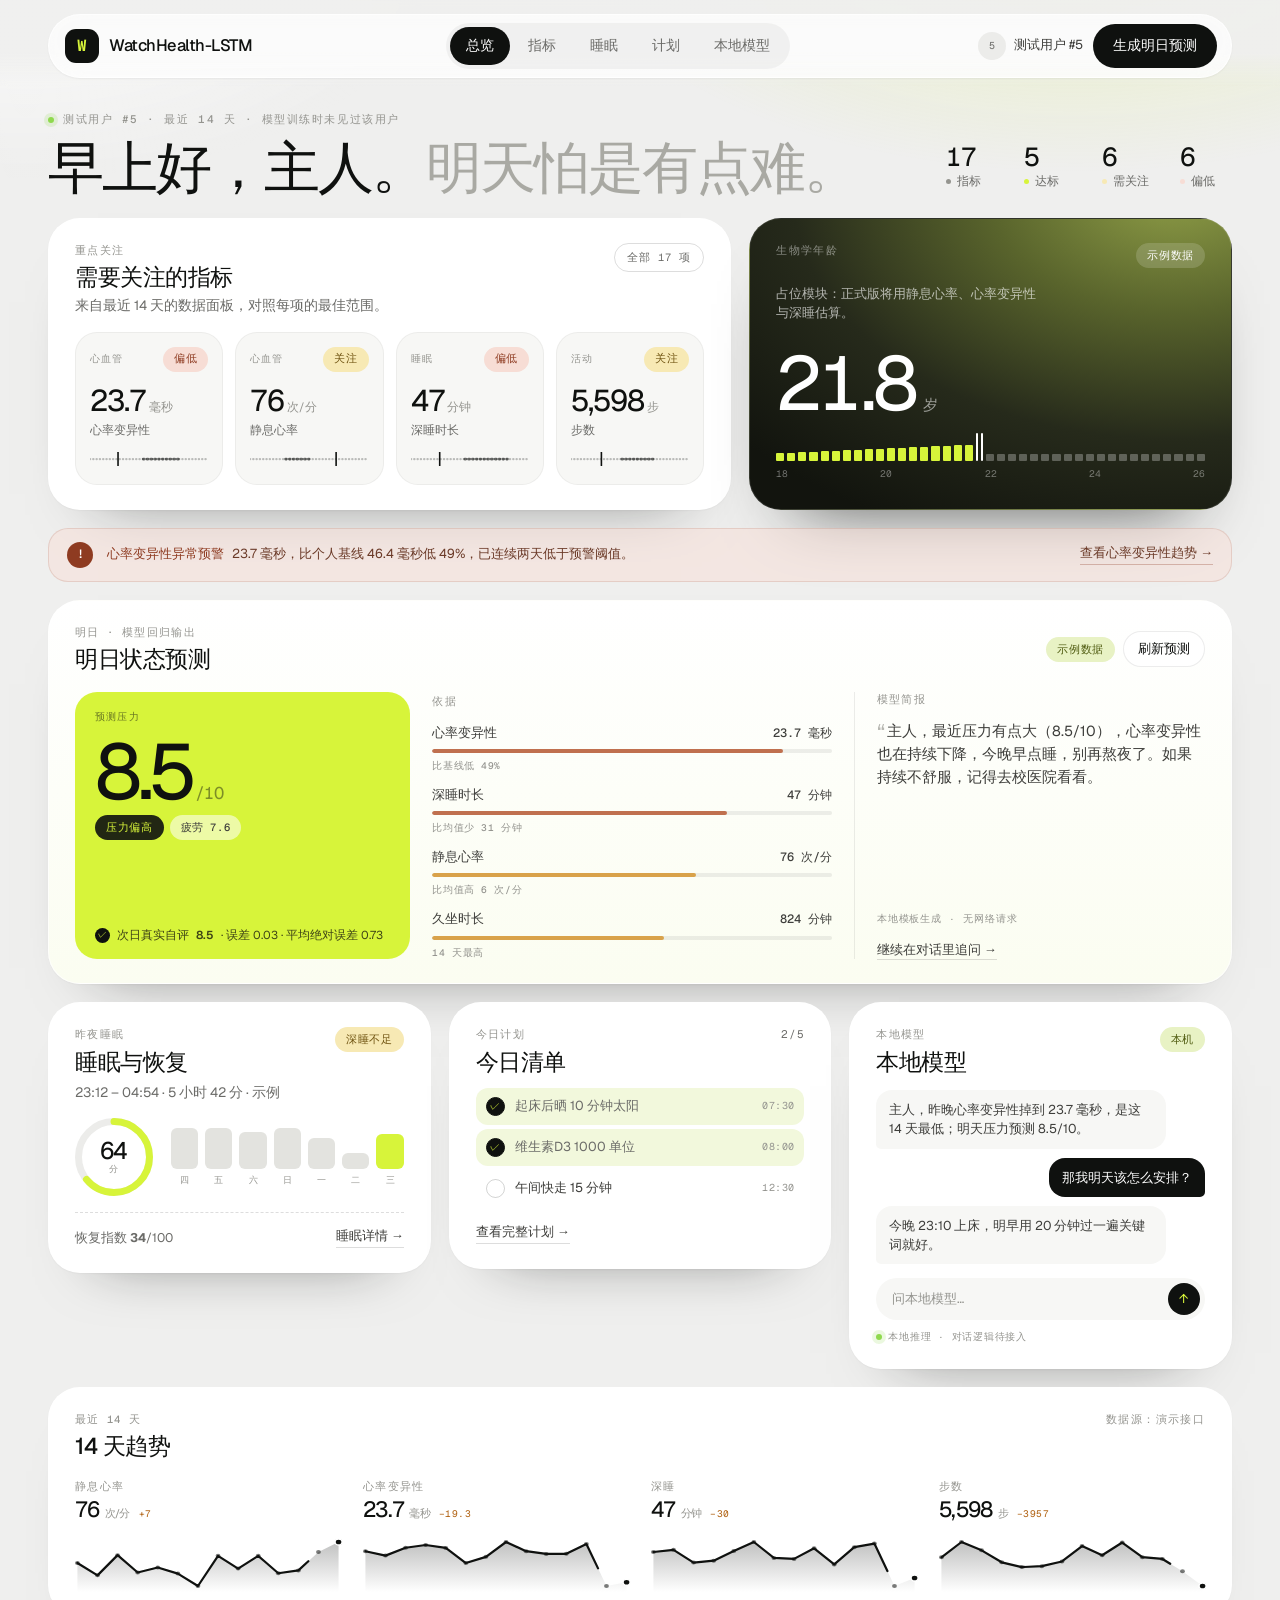
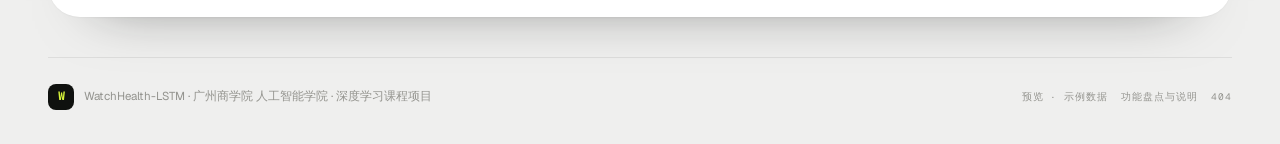
<file: presentation/index.html>
<!DOCTYPE html>
<html lang="zh-CN">
<head>
<meta charset="UTF-8">
<meta name="viewport" content="width=device-width, initial-scale=1.0">
<title>WatchHealth-LSTM · 本地健康看板（改版预览）</title>
<meta name="description" content="WatchHealth-LSTM 前端改版静态预览：浅色健康看板，含本地模型对话与明日状态预测。示例数据，交互多为占位。">
<link rel="stylesheet" href="assets/fonts.css">
<style>
/* ============================================================
   Design tokens —— 对齐 Mira Bio：浅色、柔和、安静，lime 强调
   ============================================================ */
:root{
  --bg:#EFEFEE;
  --surface:#FFFFFF;
  --surface-2:#F7F7F5;
  --surface-3:#ECECEA;
  --surface-4:#E3E3DF;

  --ink:#0F110F;
  --ink-2:#3E3E3B;
  --ink-3:#6B6B68;
  --ink-4:#94948F;
  --ink-5:#B6B6B0;

  --line:rgba(15,17,15,.08);
  --line-2:rgba(15,17,15,.14);

  --lime:#D7F43A;
  --lime-deep:#C6E32B;
  --green:#8FD94E;
  --lime-soft:#F2F8DC;
  --lime-soft-2:#E8F2C4;

  --sand:#F7E9B4;
  --sand-ink:#6F5310;
  --blush:#F7DDD5;
  --blush-ink:#8E3B21;

  --grad-dark:radial-gradient(120% 130% at 88% -10%,#8F9E47 0%,#59642C 32%,#262A1B 66%,#12140E 100%);
  --grad-dark-2:radial-gradient(120% 120% at 10% -10%,#6E7A38 0%,#3A4122 40%,#171A11 100%);

  --radius-xl:32px;
  --radius-lg:22px;
  --radius-md:16px;
  --radius-sm:12px;

  --shadow-card:0 1px 0 rgba(255,255,255,.75) inset,0 1px 2px rgba(15,17,15,.04),0 34px 60px -50px rgba(15,17,15,.55);
  --shadow-dark:0 40px 70px -46px rgba(15,17,15,.75);

  --font-sans:"Geist","PingFang SC","Hiragino Sans GB","Microsoft YaHei","Noto Sans SC",sans-serif;
  --font-mono:"Geist Mono",ui-monospace,"SF Mono","Cascadia Mono",Menlo,Consolas,monospace;

  --ease:cubic-bezier(.2,.7,.2,1);
  --maxw:1240px;
}

*,*::before,*::after{box-sizing:border-box}
html{-webkit-text-size-adjust:100%;scroll-behavior:smooth}
body{
  margin:0;min-height:100vh;background:var(--bg);color:var(--ink);
  font-family:var(--font-sans);font-size:15px;line-height:1.45;
  -webkit-font-smoothing:antialiased;text-rendering:optimizeLegibility;
}
body::before{
  content:"";position:fixed;inset:0;z-index:0;pointer-events:none;
  background:
    radial-gradient(58% 40% at 84% -8%,rgba(215,244,58,.26),transparent 68%),
    radial-gradient(46% 34% at 2% -4%,rgba(255,255,255,.85),transparent 70%);
}
::selection{background:var(--lime);color:var(--ink)}
a{color:inherit;text-decoration:none}
button{font:inherit;color:inherit;border:0;background:none;cursor:pointer}
h1,h2,h3,h4,p,ul,ol{margin:0}
ul,ol{padding:0;list-style:none}
:focus-visible{outline:2px solid var(--ink);outline-offset:3px;border-radius:8px}

.app{position:relative;z-index:1}
.wrap{max-width:var(--maxw);margin:0 auto;padding:0 28px}

/* ---------- type scale（22 个文本样式，节选用得上的） ---------- */
.mono{
  font-family:var(--font-mono);font-size:10.5px;letter-spacing:.13em;
  text-transform:uppercase;color:var(--ink-4);font-weight:500;
}
.mono-ink{color:var(--ink-3)}
.eyebrow{
  display:flex;align-items:center;gap:9px;font-family:var(--font-mono);
  font-size:11px;letter-spacing:.14em;text-transform:uppercase;color:var(--ink-4);font-weight:500;
}
.display{
  font-size:clamp(30px,4.4vw,58px);line-height:1.03;letter-spacing:-.036em;
  font-weight:460;margin:10px 0 0;
}
.display .dim{color:#A9A9A3}
.h2{font-size:23px;line-height:1.2;letter-spacing:-.02em;font-weight:500}
.h3{font-size:17px;line-height:1.3;letter-spacing:-.012em;font-weight:500}
.body{font-size:14.5px;line-height:1.55;color:var(--ink-2)}
.body-sm{font-size:13px;line-height:1.5;color:var(--ink-3)}
.num{font-variant-numeric:tabular-nums;letter-spacing:-.03em}
.link{font-size:13px;color:var(--ink-2);border-bottom:1px solid var(--line-2);padding-bottom:1px;transition:border-color .2s,color .2s}
.link:hover{color:var(--ink);border-color:var(--ink)}
.dot-live{width:6px;height:6px;border-radius:50%;background:var(--green);box-shadow:0 0 0 4px rgba(143,217,78,.18);flex:none}

/* ---------- header / tabs ---------- */
.nav-wrap{position:sticky;top:0;z-index:60;padding:14px 0 8px;background:linear-gradient(to bottom,rgba(239,239,238,.94) 62%,rgba(239,239,238,0));backdrop-filter:blur(3px)}
.nav{
  display:flex;align-items:center;gap:18px;
  background:rgba(255,255,255,.72);border:1px solid rgba(255,255,255,.75);
  border-radius:999px;padding:8px 14px 8px 16px;
  box-shadow:0 1px 2px rgba(15,17,15,.05),0 20px 40px -34px rgba(15,17,15,.5);
  backdrop-filter:blur(18px) saturate(120%);
}
.brand{display:flex;align-items:center;gap:10px;padding-right:6px;flex:none}
.brand-mark{
  width:34px;height:34px;border-radius:11px;background:var(--ink);color:var(--lime);
  display:grid;place-items:center;font-family:var(--font-mono);font-size:16px;font-weight:600;letter-spacing:-.04em;
}
.brand-name{font-size:16.5px;letter-spacing:-.03em;font-weight:500}
.tabs{display:flex;align-items:center;gap:2px;margin:0 auto;background:rgba(15,17,15,.045);border-radius:999px;padding:4px}
.tab{
  padding:9px 16px;border-radius:999px;font-size:13.5px;color:var(--ink-3);
  transition:background .25s var(--ease),color .25s var(--ease);white-space:nowrap;
}
.tab:hover{color:var(--ink)}
.tab.is-active{background:var(--ink);color:#fff}
.nav-right{display:flex;align-items:center;gap:10px;flex:none}
.user{display:flex;align-items:center;gap:8px;font-size:13px;color:var(--ink-2)}
.avatar{
  width:28px;height:28px;border-radius:50%;background:var(--surface-3);display:grid;place-items:center;
  font-family:var(--font-mono);font-size:10px;letter-spacing:.02em;color:var(--ink-3);
}
.btn{
  display:inline-flex;align-items:center;justify-content:center;gap:8px;
  height:44px;padding:0 20px;border-radius:999px;font-size:13.5px;font-weight:500;
  transition:transform .2s var(--ease),background .2s,box-shadow .2s,opacity .2s;
}
.btn:hover{transform:translateY(-1px)}
.btn:active{transform:translateY(0)}
.btn-dark{background:var(--ink);color:#fff}
.btn-dark:hover{background:#26281F}
.btn-lime{background:var(--lime);color:var(--ink)}
.btn-lime:hover{background:var(--lime-deep)}
.btn-ghost{background:#fff;color:var(--ink);border:1px solid var(--line)}
.btn-ghost:hover{background:var(--surface-2)}
.btn-sm{height:36px;padding:0 14px;font-size:12.5px}
.btn[disabled]{opacity:.55;cursor:not-allowed;transform:none}

/* ---------- page shell ---------- */
.page{display:none;padding-bottom:26px}
.page.is-active{display:block}
.page-head{margin:26px 0 22px}
.head-row{display:flex;align-items:flex-end;justify-content:space-between;gap:24px;flex-wrap:wrap}
.head-stats{display:flex;align-items:flex-end;gap:26px;padding-bottom:6px}
.hstat{display:flex;flex-direction:column;gap:3px;min-width:52px}
.hstat b{font-size:26px;font-weight:450;letter-spacing:-.03em;line-height:1;font-variant-numeric:tabular-nums}
.hstat b small{font-size:12px;color:var(--ink-4);letter-spacing:0;font-weight:400;margin-left:2px}
.hstat span{display:flex;align-items:center;gap:6px;font-size:11.5px;color:var(--ink-3)}
.hstat i{width:5px;height:5px;border-radius:50%;flex:none}

.grid{display:grid;grid-template-columns:repeat(12,1fr);gap:18px;align-items:start}
.span-4{grid-column:span 4}
.span-5{grid-column:span 5}
.span-6{grid-column:span 6}
.span-7{grid-column:span 7}
.span-8{grid-column:span 8}
.span-12{grid-column:span 12}
.stack{display:flex;flex-direction:column;gap:18px}

/* ---------- cards ---------- */
.card{
  background:var(--surface);border-radius:var(--radius-xl);padding:24px 26px;
  border:1px solid rgba(255,255,255,.7);box-shadow:var(--shadow-card);position:relative;
}
.card-dark{
  background:var(--grad-dark);color:#F3F3EC;border:1px solid rgba(255,255,255,.10);
  box-shadow:var(--shadow-dark);
}
.card-dark .mono{color:rgba(255,255,255,.46)}
.card-dark .body,.card-dark .body-sm{color:rgba(255,255,255,.66)}
.card-dark .dim{color:rgba(255,255,255,.5)}
.card-head{display:flex;align-items:flex-start;justify-content:space-between;gap:14px;margin-bottom:6px}
.card-sub{font-size:13.5px;line-height:1.5;color:var(--ink-3);margin-top:4px}
.card-link{font-family:var(--font-mono);font-size:10.5px;letter-spacing:.1em;text-transform:uppercase;color:var(--ink-3);border:1px solid var(--line-2);border-radius:999px;padding:6px 12px;transition:background .2s,color .2s,border-color .2s;white-space:nowrap}
.card-link:hover{background:var(--ink);color:#fff;border-color:var(--ink)}

/* ---------- chips ---------- */
.chip{
  display:inline-flex;align-items:center;gap:6px;height:25px;padding:0 11px;border-radius:999px;
  font-family:var(--font-mono);font-size:10.5px;letter-spacing:.06em;font-weight:500;
  background:var(--surface-3);color:var(--ink-2);white-space:nowrap;
}
.chip-optimal{background:var(--lime);color:var(--ink)}
.chip-watch{background:var(--sand);color:var(--sand-ink)}
.chip-low{background:var(--blush);color:var(--blush-ink)}
.chip-inrange{background:#EDEDEA;color:#63635F}
.chip-plain{background:rgba(15,17,15,.06);color:var(--ink-2)}
.chip-glass{background:rgba(255,255,255,.16);color:#fff;backdrop-filter:blur(6px)}
.chip-lime-soft{background:var(--lime-soft-2);color:#4F5B10}

/* ---------- overview: markers ---------- */
.tiles{display:grid;grid-template-columns:repeat(4,1fr);gap:12px;margin-top:16px}
.tile{
  text-align:left;background:var(--surface-2);border:1px solid rgba(15,17,15,.045);
  border-radius:var(--radius-lg);padding:14px 14px 12px;min-width:0;
  transition:background .25s var(--ease),transform .25s var(--ease),box-shadow .25s;
}
.tile:hover{background:#fff;transform:translateY(-2px);box-shadow:0 18px 30px -26px rgba(15,17,15,.6)}
.tile-top{display:flex;align-items:center;justify-content:space-between;gap:8px;margin-bottom:14px}
.tile-cat{font-family:var(--font-mono);font-size:9.5px;letter-spacing:.11em;text-transform:uppercase;color:var(--ink-4)}
.tile-val{display:block;font-size:30px;line-height:1;font-weight:440;letter-spacing:-.035em;font-variant-numeric:tabular-nums}
.tile-val small{font-size:11.5px;color:var(--ink-4);letter-spacing:0;font-weight:400;margin-left:3px}
.tile-name{display:block;font-size:12px;color:var(--ink-3);margin-top:6px;white-space:nowrap;overflow:hidden;text-overflow:ellipsis}
.tile-range{display:block;margin-top:11px}

/* range mini bar */
.range{position:relative;height:12px;width:100%}
.range svg{display:block;width:100%;height:12px;overflow:visible}

/* ---------- alert strip ---------- */
.alert{
  display:flex;align-items:center;gap:14px;background:rgba(247,221,213,.5);
  border:1px solid rgba(142,59,33,.14);border-radius:20px;padding:13px 18px;
}
.alert .alert-dot{
  width:26px;height:26px;border-radius:50%;background:var(--blush-ink);color:#fff;flex:none;
  display:grid;place-items:center;font-family:var(--font-mono);font-size:12px;font-weight:600;
}
.alert .alert-copy{font-size:13px;line-height:1.45;color:#6B3A28}
.alert .alert-copy b{color:var(--blush-ink);margin-right:8px;font-weight:500}
.alert .link{margin-left:auto;color:#6B3A28;border-color:rgba(142,59,33,.3);white-space:nowrap}
.alert .link:hover{color:var(--blush-ink);border-color:var(--blush-ink)}

/* ---------- bio age ---------- */
.bioage{overflow:hidden;align-self:stretch;display:flex;flex-direction:column}
.bioage .bio-num{font-size:clamp(52px,6.4vw,76px);line-height:.9;font-weight:430;letter-spacing:-.05em;margin-top:26px;color:#fff;font-variant-numeric:tabular-nums}
.bioage .bio-num small{font-size:15px;letter-spacing:0;color:rgba(255,255,255,.55);margin-left:8px;font-weight:400}
.bio-scale{position:relative;margin-top:10px;height:34px}
.bio-meta{display:flex;justify-content:space-between;gap:10px;margin-top:auto;padding-top:22px;font-family:var(--font-mono);font-size:9px;letter-spacing:.1em;text-transform:uppercase;color:rgba(255,255,255,.42)}
.bio-ticks{position:absolute;inset:0;display:flex;align-items:flex-end;gap:3px}
.bio-ticks i{flex:1;background:rgba(255,255,255,.28);border-radius:1px;height:9px}
.bio-ticks i.on{background:var(--lime);height:22px}
.bio-ticks i.mark{background:#fff;height:30px;width:2px;flex:none}
.bio-labels{display:flex;justify-content:space-between;margin-top:6px;font-family:var(--font-mono);font-size:9.5px;color:rgba(255,255,255,.4)}

/* ---------- prediction card ---------- */
.pred{overflow:hidden;background:linear-gradient(180deg,#FFFFFF 0%,#FBFDF1 100%)}
.pred-top{display:flex;align-items:center;justify-content:space-between;gap:14px;flex-wrap:wrap}
.pred-actions{display:flex;align-items:center;gap:8px}
.pred-grid{display:grid;grid-template-columns:minmax(0,1.05fr) minmax(0,1.25fr) minmax(0,1.1fr);gap:22px;margin-top:18px}
.pred-score{
  background:var(--lime);border-radius:var(--radius-lg);padding:18px 20px 16px;
  display:flex;flex-direction:column;justify-content:space-between;min-height:196px;
}
.pred-label{font-family:var(--font-mono);font-size:10px;letter-spacing:.12em;text-transform:uppercase;color:rgba(15,17,15,.55)}
.pred-num{font-size:clamp(56px,7vw,78px);line-height:.86;font-weight:430;letter-spacing:-.055em;margin:14px 0 2px;font-variant-numeric:tabular-nums}
.pred-num span{font-size:17px;color:rgba(15,17,15,.45);letter-spacing:0;margin-left:4px}
.pred-tags{display:flex;gap:6px;flex-wrap:wrap;margin-top:10px}
.pred-score .chip-watch{background:rgba(15,17,15,.9);color:var(--lime)}
.pred-score .chip-plain{background:rgba(255,255,255,.55);color:var(--ink-2)}
.pred-vs{display:flex;align-items:center;gap:7px;margin-top:14px;font-size:11.5px;color:#3E4416;flex-wrap:wrap}
.pred-vs b{font-weight:600}
.pred-vs .ok{width:15px;height:15px;border-radius:50%;background:var(--ink);color:var(--lime);display:grid;place-items:center;font-size:9px;flex:none}
.pred-basis{padding-top:2px}
.basis-list{display:flex;flex-direction:column;gap:13px;margin-top:15px}
.basis-item .basis-top{display:flex;align-items:baseline;justify-content:space-between;gap:10px;font-size:12.5px;color:var(--ink-2)}
.basis-item .basis-top b{font-family:var(--font-mono);font-size:12px;font-weight:500;font-variant-numeric:tabular-nums}
.basis-track{height:4px;border-radius:99px;background:rgba(15,17,15,.07);margin-top:7px;overflow:hidden}
.basis-track i{display:block;height:100%;border-radius:99px;background:var(--ink);transform-origin:left;animation:grow .9s var(--ease) both}
.basis-track i.warn{background:#D9A24A}
.basis-track i.bad{background:#C0704F}
.pred-brief{border-left:1px solid var(--line);padding-left:22px;display:flex;flex-direction:column}
.pred-brief .quote{font-size:14.5px;line-height:1.6;color:var(--ink-2);margin-top:12px;flex:1}
.pred-brief .quote::before{content:"“";font-size:22px;color:var(--ink-5);line-height:0;vertical-align:-4px;margin-right:2px}
.pred-brief .brief-src{font-family:var(--font-mono);font-size:9.5px;letter-spacing:.1em;text-transform:uppercase;color:var(--ink-4);margin-top:14px}
.pred-brief .brief-cta{margin-top:12px}

/* ---------- sleep mini ---------- */
.sleep-mini{display:flex;gap:18px;align-items:center;margin-top:16px}
.ring{position:relative;flex:none}
.ring svg{display:block}
.ring .ring-txt{position:absolute;inset:0;display:grid;place-content:center;text-align:center}
.ring .ring-txt b{font-size:24px;font-weight:450;letter-spacing:-.04em;line-height:1}
.ring .ring-txt span{font-family:var(--font-mono);font-size:8.5px;letter-spacing:.1em;color:var(--ink-4);text-transform:uppercase}
.weekbars{display:flex;align-items:flex-end;gap:7px;height:58px;flex:1;min-width:0}
.wbar{flex:1;display:flex;flex-direction:column;align-items:center;gap:5px;height:100%}
.wbar i{width:100%;border-radius:6px;background:var(--surface-4);margin-top:auto;transition:background .2s}
.wbar.last i{background:var(--lime)}
.wbar span{font-family:var(--font-mono);font-size:8.5px;color:var(--ink-4)}
.sleep-foot{display:flex;justify-content:space-between;align-items:center;margin-top:16px;padding-top:14px;border-top:1px dashed var(--line-2);font-size:12.5px;color:var(--ink-3)}

/* ---------- plan mini ---------- */
.checkrow{
  display:flex;align-items:center;gap:10px;padding:9px 10px;border-radius:12px;
  font-size:13px;color:var(--ink-2);transition:background .2s,color .2s;width:100%;text-align:left;
}
.checkrow:hover{background:var(--surface-2)}
.checkrow.done{background:var(--lime-soft)}
.checkrow .box{
  width:19px;height:19px;border-radius:50%;border:1px solid rgba(15,17,15,.18);flex:none;
  display:grid;place-items:center;color:transparent;font-size:10px;transition:background .2s,border-color .2s,color .2s;
}
.checkrow.done .box{background:var(--ink);border-color:var(--ink);color:var(--lime)}
.checkrow .time{margin-left:auto;font-family:var(--font-mono);font-size:10px;color:var(--ink-4);letter-spacing:.04em}
.checkrow.done .label{color:var(--ink-3)}
.plan-count{font-family:var(--font-mono);font-size:11px;color:var(--ink-3);letter-spacing:.06em}

/* ---------- chat mini ---------- */
.chat-mini{display:flex;flex-direction:column;gap:9px;margin-top:14px}
.bubble{max-width:88%;padding:10px 13px;border-radius:16px;font-size:12.8px;line-height:1.5}
.bubble.model{background:var(--surface-2);color:var(--ink-2);border-bottom-left-radius:5px}
.bubble.user{background:var(--ink);color:#fff;align-self:flex-end;border-bottom-right-radius:5px}
.chat-input{display:flex;align-items:center;gap:8px;margin-top:14px;background:var(--surface-2);border-radius:999px;padding:5px 5px 5px 14px}
.chat-input input{
  flex:1;min-width:0;border:0;background:none;font:inherit;font-size:12.8px;color:var(--ink);outline:none;
}
.chat-input input::placeholder{color:var(--ink-4)}
.send{
  width:32px;height:32px;border-radius:50%;background:var(--ink);color:var(--lime);
  display:grid;place-items:center;flex:none;font-size:13px;transition:transform .2s var(--ease),background .2s;
}
.send:hover{transform:scale(1.06)}
.chat-meta{display:flex;align-items:center;gap:6px;margin-top:10px;font-family:var(--font-mono);font-size:9.5px;letter-spacing:.08em;text-transform:uppercase;color:var(--ink-4)}

/* ---------- trends ---------- */
.trend-grid{display:grid;grid-template-columns:repeat(4,1fr);gap:22px;margin-top:18px}
.trend{min-width:0}
.trend-head{display:flex;align-items:baseline;justify-content:flex-start;gap:8px}
.trend-val{display:flex;align-items:baseline;gap:7px;font-size:22px;font-weight:450;letter-spacing:-.03em;font-variant-numeric:tabular-nums}
.trend-val small{font-size:10.5px;color:var(--ink-4);margin-left:-2px}
.trend-delta{font-family:var(--font-mono);font-size:9.5px;color:var(--ink-4);letter-spacing:.04em;margin-left:2px}
.trend-delta.up{color:#B4691D}
.trend-delta.down{color:#3E7A34}
.trend-chart{margin-top:10px;height:56px}
.trend-chart svg{display:block;width:100%;height:56px;overflow:visible}

/* ---------- biomarkers ---------- */
.filterbar{display:flex;align-items:center;justify-content:space-between;gap:14px;flex-wrap:wrap;margin-bottom:18px}
.seg{display:flex;gap:2px;background:#fff;border:1px solid var(--line);border-radius:999px;padding:4px;box-shadow:0 1px 2px rgba(15,17,15,.03)}
.seg button{padding:7px 15px;border-radius:999px;font-size:12.5px;color:var(--ink-3);transition:background .2s,color .2s;white-space:nowrap}
.seg button:hover{color:var(--ink)}
.seg button.is-active{background:var(--ink);color:#fff}
.bio-grid{display:grid;grid-template-columns:196px minmax(0,1fr) 352px;gap:18px;align-items:start}
.cat-card{padding:12px;position:sticky;top:96px}
.cat-item{
  display:flex;align-items:center;justify-content:space-between;gap:8px;width:100%;
  padding:11px 14px;border-radius:14px;font-size:13px;color:var(--ink-2);text-align:left;
  transition:background .2s,color .2s;
}
.cat-item:hover{background:var(--surface-2)}
.cat-item b{font-family:var(--font-mono);font-size:10.5px;font-weight:500;color:var(--ink-4)}
.cat-item.is-active{background:var(--ink);color:#fff}
.cat-item.is-active b{color:rgba(255,255,255,.55)}

.list-card{padding:10px 14px 16px}
.list-head{
  display:grid;grid-template-columns:minmax(0,1.4fr) minmax(0,.8fr) minmax(0,1.1fr) 92px;
  gap:14px;padding:10px 12px 12px;border-bottom:1px solid var(--line);
  font-family:var(--font-mono);font-size:9.5px;letter-spacing:.12em;text-transform:uppercase;color:var(--ink-5);
}
.list-head span:nth-child(4){text-align:right}
.mrow{
  display:grid;grid-template-columns:minmax(0,1.4fr) minmax(0,.8fr) minmax(0,1.1fr) 92px;
  gap:14px;align-items:center;width:100%;text-align:left;
  padding:12px;border-radius:14px;transition:background .2s;
}
.mrow + .mrow{margin-top:1px}
.mrow:hover{background:var(--surface-2)}
.mrow.is-active{background:var(--lime-soft)}
.mrow-name{display:flex;flex-direction:column;gap:2px;min-width:0}
.mrow-name b{font-size:14px;font-weight:500;letter-spacing:-.01em;white-space:nowrap;overflow:hidden;text-overflow:ellipsis}
.mrow-name span{font-family:var(--font-mono);font-size:9.5px;letter-spacing:.08em;text-transform:uppercase;color:var(--ink-4)}
.mrow-val{font-size:17px;font-weight:440;letter-spacing:-.03em;font-variant-numeric:tabular-nums;white-space:nowrap}
.mrow-val small{font-size:10.5px;color:var(--ink-4);margin-left:3px}
.mrow-range{min-width:0}
.mrow-status{display:flex;justify-content:flex-end}
.list-empty{padding:26px 12px;font-size:13px;color:var(--ink-4);text-align:center}

/* detail */
.detail{position:sticky;top:96px;padding:24px;min-height:520px;display:flex;flex-direction:column}
.detail-top{display:flex;align-items:flex-start;justify-content:space-between;gap:12px}
.detail-name{font-size:24px;line-height:1.15;letter-spacing:-.025em;font-weight:450;margin-top:10px;color:#fff}
.detail-val{font-size:clamp(48px,5.6vw,62px);line-height:.9;font-weight:430;letter-spacing:-.055em;margin-top:16px;color:#fff;font-variant-numeric:tabular-nums}
.detail-val small{font-size:14px;color:rgba(255,255,255,.5);letter-spacing:0;margin-left:6px}
.detail-chart{margin-top:22px}
.detail-chart svg{display:block;width:100%;height:112px;overflow:visible}
.detail-axis{display:flex;justify-content:space-between;margin-top:6px;font-family:var(--font-mono);font-size:9px;letter-spacing:.06em;color:rgba(255,255,255,.42)}
.detail-range{margin-top:20px}
.detail-range .rlabel{display:flex;justify-content:space-between;font-family:var(--font-mono);font-size:9.5px;letter-spacing:.08em;text-transform:uppercase;color:rgba(255,255,255,.42);margin-bottom:8px}
.detail-note{font-size:13px;line-height:1.55;color:rgba(255,255,255,.68);margin-top:18px}
.detail-foot{margin-top:auto;padding-top:20px}
.ask{display:flex;align-items:center;gap:8px;background:rgba(255,255,255,.10);border:1px solid rgba(255,255,255,.12);border-radius:999px;padding:5px 5px 5px 16px}
.ask input{flex:1;min-width:0;background:none;border:0;outline:none;font:inherit;font-size:12.5px;color:#fff}
.ask input::placeholder{color:rgba(255,255,255,.5)}
.ask .send{background:var(--lime);color:var(--ink)}
.detail-src{margin-top:12px;font-family:var(--font-mono);font-size:9px;letter-spacing:.09em;text-transform:uppercase;color:rgba(255,255,255,.34);display:flex;justify-content:space-between;gap:8px}

/* ---------- sleep page ---------- */
.stages{background:var(--grad-dark-2);color:#fff;padding:24px 26px 20px;overflow:hidden}
.stages-legend{display:flex;gap:14px;align-items:center;font-family:var(--font-mono);font-size:9.5px;letter-spacing:.08em;text-transform:uppercase;color:rgba(255,255,255,.6)}
.stages-legend i{width:6px;height:6px;border-radius:2px;display:inline-block;margin-right:5px}
.stage-plot{position:relative;margin-top:20px;height:258px}
.stage-row{position:absolute;left:0;right:0;height:54px}
.stage-block{position:absolute;top:0;height:54px;border-radius:8px;transform-origin:left center;animation:blockIn .65s var(--ease) both}
.stage-axis{position:relative;height:16px;margin-top:14px;border-top:1px solid rgba(255,255,255,.14)}
.stage-axis span{position:absolute;top:6px;transform:translateX(-50%);font-family:var(--font-mono);font-size:9px;letter-spacing:.05em;color:rgba(255,255,255,.45)}
.stage-axis span:first-child{transform:none}
.stage-axis span:last-child{transform:translateX(-100%)}
.sleep-score{display:flex;gap:20px;align-items:center;margin-top:14px}
.dial{position:relative;flex:none}
.dial .dial-txt{position:absolute;inset:0;display:grid;place-content:center;text-align:center}
.dial .dial-txt b{font-size:38px;font-weight:430;letter-spacing:-.05em;line-height:1;font-variant-numeric:tabular-nums}
.dial .dial-txt span{font-family:var(--font-mono);font-size:9px;color:var(--ink-4);letter-spacing:.1em;text-transform:uppercase}
.score-metrics{flex:1;display:flex;flex-direction:column;gap:11px;min-width:0}
.score-metrics .row{display:flex;align-items:baseline;justify-content:space-between;gap:8px;padding-bottom:9px;border-bottom:1px dashed var(--line);font-size:12.5px;color:var(--ink-3)}
.score-metrics .row:last-child{border-bottom:0;padding-bottom:0}
.score-metrics .row b{font-size:14px;color:var(--ink);font-weight:500;font-variant-numeric:tabular-nums}
.score-metrics .row em{font-style:normal;font-family:var(--font-mono);font-size:9.5px;color:var(--ink-4);margin-left:6px}
.bedchart{position:relative;height:168px;margin-top:12px}
.bedchart .axis{position:absolute;left:0;top:0;bottom:20px;width:34px;display:flex;flex-direction:column;justify-content:space-between;font-family:var(--font-mono);font-size:8.5px;color:var(--ink-4);letter-spacing:.04em}
.bedbars{position:absolute;left:42px;right:0;top:0;bottom:20px;display:flex;justify-content:space-between;gap:7px}
.bedbar{position:relative;flex:1}
.bedbar i{position:absolute;width:9px;left:50%;transform:translateX(-50%);border-radius:99px;background:var(--ink);transition:background .2s}
.bedbar.last i{background:var(--lime);box-shadow:0 0 0 3px rgba(215,244,58,.2)}
.bedbar span{position:absolute;bottom:-18px;left:0;right:0;text-align:center;font-family:var(--font-mono);font-size:9px;color:var(--ink-4)}
.dur-list{display:flex;flex-direction:column;gap:14px;margin-top:14px}
.dur-item .dur-top{display:flex;justify-content:space-between;gap:8px;font-size:12.5px;color:var(--ink-3)}
.dur-item .dur-top b{color:var(--ink);font-weight:500;font-variant-numeric:tabular-nums}
.dur-track{height:6px;border-radius:99px;background:var(--surface-3);margin-top:8px;overflow:hidden}
.dur-track i{display:block;height:100%;border-radius:99px;background:var(--ink);transform-origin:left;animation:grow .9s var(--ease) both}
.dur-track i.lime{background:var(--lime)}
.stat-grid{display:grid;grid-template-columns:repeat(4,1fr);gap:18px}
.stat-grid-2{grid-template-columns:repeat(2,1fr)}
.stat{padding:20px 22px}
.stat .stat-label{font-family:var(--font-mono);font-size:9.5px;letter-spacing:.11em;text-transform:uppercase;color:var(--ink-4)}
.stat .stat-val{font-size:33px;font-weight:430;letter-spacing:-.04em;line-height:1;margin-top:20px;font-variant-numeric:tabular-nums}
.stat .stat-val small{font-size:12px;color:var(--ink-4);letter-spacing:0;margin-left:3px}
.stat .stat-foot{font-family:var(--font-mono);font-size:9.5px;color:var(--ink-4);margin-top:9px;letter-spacing:.03em}
.stat .stat-foot.bad{color:#B4691D}

/* ---------- plan page ---------- */
.plan-grid{display:grid;grid-template-columns:repeat(4,1fr);gap:18px;align-items:stretch}
.focus{min-height:474px;display:flex;flex-direction:column;padding:24px}
.focus-top{display:flex;align-items:flex-start;justify-content:space-between;gap:12px}
.focus-num{font-family:var(--font-mono);font-size:10.5px;letter-spacing:.1em;color:var(--ink-4)}
.card-dark .focus-num{color:rgba(255,255,255,.45)}
.focus-title{font-size:27px;line-height:1.12;letter-spacing:-.03em;font-weight:450;margin-top:26px}
.focus-desc{font-size:13px;line-height:1.55;color:var(--ink-3);margin-top:10px}
.card-dark .focus-desc{color:rgba(255,255,255,.6)}
.focus-items{display:flex;flex-direction:column;gap:6px;margin-top:auto;padding-top:22px}
.card-dark .checkrow{color:rgba(255,255,255,.78);background:rgba(255,255,255,.07)}
.card-dark .checkrow:hover{background:rgba(255,255,255,.12)}
.card-dark .checkrow.done{background:rgba(215,244,58,.14);color:#fff}
.card-dark .checkrow .box{border-color:rgba(255,255,255,.28);color:transparent}
.card-dark .checkrow.done .box{background:var(--lime);border-color:var(--lime);color:var(--ink)}
.card-dark .checkrow.done .label{color:rgba(255,255,255,.9)}
.focus-target{display:flex;justify-content:space-between;gap:10px;margin-top:18px;padding-top:14px;border-top:1px solid var(--line);font-size:12px;color:var(--ink-3)}
.card-dark .focus-target{border-color:rgba(255,255,255,.12);color:rgba(255,255,255,.55)}
.focus-target b{color:var(--ink);font-weight:500}
.card-dark .focus-target b{color:#fff}
.ring-lg{width:44px;height:44px;flex:none;position:relative}
.ring-lg svg{display:block}
.ring-lg span{position:absolute;inset:0;display:grid;place-content:center;font-family:var(--font-mono);font-size:9px;letter-spacing:.03em}
.today-card{min-height:300px}
.today-list{display:flex;flex-direction:column;gap:4px;margin-top:12px}
.supp-card{min-height:210px}
.supp-row{display:flex;align-items:center;gap:14px;padding:13px 0;border-bottom:1px solid rgba(255,255,255,.08)}
.supp-row:last-child{border-bottom:0;padding-bottom:0}
.supp-row .supp-name{font-size:13.5px;font-weight:500;color:#fff}
.supp-row .supp-dose{font-size:11px;color:rgba(255,255,255,.5);margin-top:3px}
.supp-row .pills{margin-left:auto;display:flex;gap:3px;align-items:center}
.supp-row .pills i{width:4px;height:15px;border-radius:99px;background:rgba(255,255,255,.18)}
.supp-row .pills i.on{background:var(--lime)}

/* ---------- care / local chat ---------- */
.care-grid{display:grid;grid-template-columns:280px minmax(0,1fr) 330px;gap:18px;align-items:start}
.thread-card{padding:12px;position:sticky;top:96px;min-height:640px}
.thread{display:flex;align-items:center;gap:11px;width:100%;padding:11px 12px;border-radius:16px;text-align:left;transition:background .2s,color .2s}
.thread:hover{background:var(--surface-2)}
.thread.is-active{background:var(--ink);color:#fff}
.thread .tavatar{
  width:34px;height:34px;border-radius:50%;background:var(--surface-3);flex:none;display:grid;place-items:center;
  font-family:var(--font-mono);font-size:10px;color:var(--ink-3);letter-spacing:.02em;
}
.thread.is-active .tavatar{background:rgba(255,255,255,.14);color:#fff}
.thread .tbody{min-width:0;flex:1}
.thread .tbody b{display:block;font-size:12.8px;font-weight:500;letter-spacing:-.01em;white-space:nowrap;overflow:hidden;text-overflow:ellipsis}
.thread .tbody span{display:block;font-size:11px;color:var(--ink-4);margin-top:2px;white-space:nowrap;overflow:hidden;text-overflow:ellipsis}
.thread.is-active .tbody span{color:rgba(255,255,255,.55)}
.thread .dot{width:5px;height:5px;border-radius:50%;background:var(--green);flex:none}
.chat-card{padding:24px 24px 20px;display:flex;flex-direction:column;min-height:640px}
.chat-head{display:flex;align-items:center;justify-content:space-between;gap:12px;padding-bottom:16px;border-bottom:1px solid var(--line)}
.chat-head .who{display:flex;flex-direction:column;gap:3px}
.chat-head .who b{font-size:16px;font-weight:500;letter-spacing:-.015em}
.chat-head .who span{font-family:var(--font-mono);font-size:9.5px;letter-spacing:.09em;text-transform:uppercase;color:var(--ink-4)}
.chat-log{display:flex;flex-direction:column;gap:14px;padding:22px 0;flex:1}
.chat-day{align-self:center;font-family:var(--font-mono);font-size:9px;letter-spacing:.12em;text-transform:uppercase;color:var(--ink-5)}
.msg{display:flex;flex-direction:column;gap:5px;max-width:80%}
.msg .bubble{max-width:100%;font-size:13.3px;line-height:1.55;padding:11px 15px;border-radius:18px}
.msg.model{align-self:flex-start}
.msg.user{align-self:flex-end;align-items:flex-end}
.msg.user .bubble{background:var(--ink);color:#fff;border-bottom-right-radius:6px}
.msg.model .bubble{background:var(--surface-2);color:var(--ink-2);border-bottom-left-radius:6px}
.msg .stamp{font-family:var(--font-mono);font-size:9px;color:var(--ink-5);letter-spacing:.04em;padding:0 4px}
.msg-card{
  align-self:flex-start;background:var(--ink);color:#fff;border-radius:18px;padding:14px 16px;
  display:flex;align-items:center;gap:14px;max-width:88%;
}
.msg-card .mc-l{display:flex;flex-direction:column;gap:4px}
.msg-card .mc-l b{font-size:13.5px;font-weight:500}
.msg-card .mc-l span{font-family:var(--font-mono);font-size:9px;letter-spacing:.08em;text-transform:uppercase;color:rgba(255,255,255,.5)}
.msg-card .mc-v{font-size:22px;font-weight:430;letter-spacing:-.04em;margin-left:8px;font-variant-numeric:tabular-nums}
.msg-card .mc-v small{font-size:10px;color:rgba(255,255,255,.5);margin-left:2px}
.msg-card .chip-low{background:var(--blush);color:var(--blush-ink)}
.typing{display:flex;gap:4px;align-items:center;padding:12px 15px;background:var(--surface-2);border-radius:18px;width:max-content}
.typing i{width:5px;height:5px;border-radius:50%;background:var(--ink-4);animation:blink 1.2s infinite}
.typing i:nth-child(2){animation-delay:.15s}
.typing i:nth-child(3){animation-delay:.3s}
.chat-foot{border-top:1px solid var(--line);padding-top:16px}
.chat-form{display:flex;align-items:center;gap:10px;background:var(--surface-2);border-radius:999px;padding:6px 6px 6px 18px}
.chat-form input{flex:1;min-width:0;border:0;background:none;outline:none;font:inherit;font-size:13.5px;color:var(--ink)}
.chat-form input::placeholder{color:var(--ink-4)}
.chat-form .send{width:38px;height:38px;font-size:14px}
.chat-note{display:flex;align-items:center;gap:6px;margin-top:10px;font-family:var(--font-mono);font-size:9px;letter-spacing:.08em;text-transform:uppercase;color:var(--ink-4)}
.model-card{overflow:hidden}
.model-card .model-name{font-size:22px;letter-spacing:-.025em;font-weight:450;margin-top:12px;color:#fff}
.model-card .kv{display:flex;align-items:baseline;justify-content:space-between;gap:10px;padding:10px 0;border-bottom:1px solid rgba(255,255,255,.09);font-size:12.5px;color:rgba(255,255,255,.6)}
.model-card .kv:last-child{border-bottom:0;padding-bottom:0}
.model-card .kv b{font-family:var(--font-mono);font-size:11px;font-weight:500;color:#fff;letter-spacing:.02em}
.booking-card{padding:22px 22px 20px}
.daychips{display:flex;gap:6px;margin-top:14px}
.daychip{
  flex:1;padding:9px 4px;border-radius:13px;background:var(--surface-2);text-align:center;
  display:flex;flex-direction:column;gap:3px;transition:background .2s,color .2s;
}
.daychip span{font-family:var(--font-mono);font-size:8.5px;letter-spacing:.08em;text-transform:uppercase;color:var(--ink-4)}
.daychip b{font-size:15px;font-weight:450;letter-spacing:-.02em}
.daychip.is-active{background:var(--ink);color:#fff}
.daychip.is-active span{color:rgba(255,255,255,.55)}
.daychip.is-plain{flex-direction:row;align-items:center;justify-content:center;padding:12px 4px}
.daychip.is-plain b{font-size:13px;font-weight:450;letter-spacing:0}
.slotgrid{display:grid;grid-template-columns:repeat(3,1fr);gap:6px;margin-top:10px}
.slotchip{padding:9px 4px;border-radius:11px;background:var(--surface-2);font-family:var(--font-mono);font-size:10.5px;color:var(--ink-2);transition:background .2s,color .2s}
.slotchip:hover{background:var(--surface-3)}
.slotchip.is-active{background:var(--lime);color:var(--ink)}
.slotchip[disabled]{opacity:.4;cursor:not-allowed}
.booking-card .btn{width:100%;margin-top:16px}

/* ---------- 404 ---------- */
.notfound{min-height:calc(100vh - 190px);display:grid;place-items:center;padding:30px 0 60px}
.nf-card{
  width:min(620px,100%);text-align:center;padding:62px 40px 54px;border-radius:36px;
  background:radial-gradient(120% 120% at 50% 120%,#7E8C3D 0%,#3E4623 34%,#1A1D13 66%,#101208 100%);
  color:#fff;box-shadow:var(--shadow-dark);
}
.nf-card .nf-404{font-size:clamp(72px,12vw,120px);line-height:1;letter-spacing:-.06em;font-weight:380;margin:20px 0 12px;color:#fff}
.nf-card p{color:rgba(255,255,255,.66);font-size:14px}
.nf-card .btn{margin-top:26px}

/* ---------- footer + toast ---------- */
.footer{
  display:flex;align-items:center;justify-content:space-between;gap:16px;flex-wrap:wrap;
  padding:26px 0 34px;margin-top:14px;border-top:1px solid var(--line);
  font-size:11.5px;color:var(--ink-4);
}
.footer .f-left{display:flex;align-items:center;gap:10px;flex-wrap:wrap}
.footer .f-right{display:flex;align-items:center;gap:14px;flex-wrap:wrap;font-family:var(--font-mono);font-size:9.5px;letter-spacing:.09em;text-transform:uppercase}
.footer a:hover{color:var(--ink)}
.toast{
  position:fixed;left:50%;bottom:28px;transform:translate(-50%,16px);z-index:200;
  background:rgba(15,17,15,.94);color:#fff;border-radius:999px;padding:12px 20px;
  font-size:13px;display:flex;align-items:center;gap:10px;opacity:0;pointer-events:none;
  transition:opacity .3s var(--ease),transform .3s var(--ease);max-width:calc(100vw - 40px);
  box-shadow:0 20px 40px -20px rgba(0,0,0,.5);
}
.toast.show{opacity:1;transform:translate(-50%,0)}
.toast b{color:var(--lime);font-family:var(--font-mono);font-size:10px;letter-spacing:.1em;text-transform:uppercase}
.tabbar{display:none}

/* ---------- animations ---------- */
.reveal{opacity:0}
.page.is-active .reveal{animation:rise .72s var(--ease) forwards;animation-delay:var(--d,0ms)}
@keyframes rise{from{opacity:0;transform:translateY(16px)}to{opacity:1;transform:none}}
@keyframes grow{from{transform:scaleX(0)}to{transform:scaleX(1)}}
@keyframes blockIn{from{opacity:0;transform:scaleX(.2)}to{opacity:1;transform:scaleX(1)}}
@keyframes blink{0%,60%,100%{opacity:.3}30%{opacity:1}}
@keyframes draw{to{stroke-dashoffset:0}}
.draw{stroke-dasharray:1;stroke-dashoffset:1;animation:draw 1.2s .2s cubic-bezier(.35,0,.2,1) forwards}
@media (prefers-reduced-motion:reduce){
  *{animation-duration:.001ms !important;animation-delay:0ms !important;transition-duration:.001ms !important}
  .reveal{opacity:1}
}

/* ---------- responsive ---------- */
@media (max-width:1180px){
  .bio-grid{grid-template-columns:170px minmax(0,1fr) 320px}
  .care-grid{grid-template-columns:240px minmax(0,1fr) 300px}
}
@media (max-width:1080px){
  .span-4{grid-column:span 6}
  .bio-grid{grid-template-columns:minmax(0,1fr) 330px}
  .cat-card{grid-column:1 / -1;position:static;display:flex;overflow-x:auto;padding:8px;gap:4px}
  .cat-card .cat-item{width:auto;white-space:nowrap;gap:8px}
  .care-grid{grid-template-columns:minmax(0,1fr) 300px}
  .thread-card{grid-column:1 / -1;position:static;display:flex;overflow-x:auto;gap:6px;padding:8px;min-height:0;align-items:center}
  .thread-card .thread{width:auto;min-width:200px;flex:none}
  .plan-grid{grid-template-columns:repeat(2,1fr)}
  .plan-grid .stack{grid-column:span 2;display:grid;grid-template-columns:1fr 1fr;gap:18px}
  .stat-grid{grid-template-columns:repeat(2,1fr)}
  .pred-grid{grid-template-columns:minmax(0,1fr) minmax(0,1.2fr)}
  .pred-brief{grid-column:1 / -1;border-left:0;border-top:1px solid var(--line);padding-left:0;padding-top:18px}
  .tiles{grid-template-columns:repeat(2,1fr)}
  .trend-grid{grid-template-columns:repeat(2,1fr);gap:20px}
}
@media (max-width:820px){
  .wrap{padding:0 18px}
  .nav{padding:8px 8px 8px 12px;gap:10px}
  .tabs{display:none}
  .nav-right .user{display:none}
  .nav-right{margin-left:auto}
  .nav-right .btn{height:38px;padding:0 15px;font-size:12.5px}
  .page-head{margin:20px 0 18px}
  .display .dim{display:block}
  .head-row{flex-direction:column;align-items:flex-start;gap:14px}
  .head-stats{width:100%;justify-content:space-between;gap:12px;padding:0}
  .hstat b{font-size:22px}
  .span-4,.span-5,.span-7,.span-8{grid-column:span 12}
  .tiles{grid-template-columns:repeat(2,1fr)}
  .pred-grid{grid-template-columns:1fr}
  .pred-basis{padding-top:0}
  .pred-brief{border-top:1px solid var(--line);padding-top:18px}
  .bio-grid{grid-template-columns:1fr}
  .detail{position:static;min-height:0;order:3}
  .list-head{grid-template-columns:minmax(0,1.5fr) minmax(0,.9fr) 86px}
  .list-head span:nth-child(3){display:none}
  .mrow{grid-template-columns:minmax(0,1.5fr) minmax(0,.9fr) 86px;gap:10px}
  .mrow-range{display:none}
  .care-grid{grid-template-columns:1fr}
  .chat-card{min-height:0}
  .chat-log{max-height:none}
  .plan-grid{grid-template-columns:repeat(2,1fr)}
  .plan-grid .stack{grid-column:span 2;display:grid;grid-template-columns:1fr 1fr;gap:18px}
  .focus{min-height:0}
  .sleep-score{flex-direction:column;align-items:flex-start;gap:16px}
  .score-metrics{width:100%}
  .stat-grid{grid-template-columns:1fr 1fr}
  .footer{flex-direction:column;align-items:flex-start;padding-bottom:96px}
  .tabbar{
    display:flex;position:fixed;left:10px;right:10px;bottom:10px;z-index:120;
    background:rgba(255,255,255,.9);backdrop-filter:blur(18px);border:1px solid rgba(255,255,255,.8);
    border-radius:22px;padding:6px;box-shadow:0 18px 40px -22px rgba(15,17,15,.6);
  }
  .tabbar a{
    flex:1;display:flex;flex-direction:column;align-items:center;gap:4px;padding:8px 2px;border-radius:16px;
    font-size:9.5px;color:var(--ink-4);letter-spacing:.02em;transition:background .2s,color .2s;
  }
  .tabbar a svg{width:18px;height:18px;stroke:currentColor;fill:none;stroke-width:1.5}
  .tabbar a.is-active{background:var(--ink);color:#fff}
  .toast{bottom:88px}
}
@media (max-width:600px){
  .alert{display:grid;grid-template-columns:auto 1fr;gap:6px 10px;align-items:start;padding:14px 16px}
  .alert .alert-dot{grid-row:1}
  .alert .alert-copy{grid-column:2;font-size:12.5px}
  .alert .link{grid-column:2;margin-left:0;justify-self:start;font-size:12px}
  .plan-grid{grid-template-columns:1fr}
  .plan-grid .stack{grid-column:span 1;grid-template-columns:1fr}
  .focus{min-height:0}
  .pred-score{min-height:0}
}
@media (max-width:480px){
  .display{font-size:30px}
  .card{padding:20px;border-radius:26px}
  .pred-score{padding:16px}
  .pred-num{font-size:56px}
  .tiles{gap:8px}
  .trend-grid{grid-template-columns:1fr}
  .daychips{gap:4px}
  .slotgrid{grid-template-columns:repeat(2,1fr)}
  .tile-val{font-size:26px}
  .mrow-val{font-size:15px}
  .focus-title{font-size:23px}
  .nf-card{padding:44px 22px 40px}
}
</style>
</head>
<body>
<div class="app">
<div class="nav-wrap">
  <div class="wrap">
    <header class="nav">
      <a class="brand" href="#/overview" aria-label="WatchHealth-LSTM 总览">
        <span class="brand-mark">W</span>
        <span class="brand-name">WatchHealth-LSTM</span>
      </a>
      <nav class="tabs" aria-label="主导航">
        <a class="tab is-active" href="#/overview" data-route="overview">总览</a>
        <a class="tab" href="#/biomarkers" data-route="biomarkers">指标</a>
        <a class="tab" href="#/sleep" data-route="sleep">睡眠</a>
        <a class="tab" href="#/plan" data-route="plan">计划</a>
        <a class="tab" href="#/care" data-route="care">本地模型</a>
      </nav>
      <div class="nav-right">
        <span class="user"><span class="avatar">5</span>测试用户 #5</span>
        <button class="btn btn-dark" id="navPredict">生成明日预测</button>
      </div>
    </header>
  </div>
</div>

<main class="wrap">

  <!-- ============ OVERVIEW ============ -->
  <section class="page is-active" id="page-overview" data-page="overview">
    <div class="page-head">
      <div class="eyebrow"><span class="dot-live"></span>测试用户 #5 · 最近 14 天 · 模型训练时未见过该用户</div>
      <div class="head-row">
        <h1 class="display">早上好，主人。<span class="dim">明天怕是有点难。</span></h1>
        <div class="head-stats">
          <div class="hstat"><b>17</b><span><i style="background:var(--ink-4)"></i>指标</span></div>
          <div class="hstat"><b>5</b><span><i style="background:var(--lime)"></i>达标</span></div>
          <div class="hstat"><b>6</b><span><i style="background:var(--sand)"></i>需关注</span></div>
          <div class="hstat"><b>6</b><span><i style="background:var(--blush)"></i>偏低</span></div>
        </div>
      </div>
    </div>

    <div class="grid">
      <article class="card span-7 reveal" style="--d:40ms">
        <div class="card-head">
          <div>
            <div class="mono">重点关注</div>
            <h2 class="h2" style="margin-top:6px">需要关注的指标</h2>
            <p class="card-sub">来自最近 14 天的数据面板，对照每项的最佳范围。</p>
          </div>
          <a class="card-link" href="#/biomarkers">全部 17 项</a>
        </div>
        <div class="tiles" id="tiles"></div>
      </article>

      <article class="card card-dark bioage span-5 reveal" style="--d:90ms">
        <div class="card-head">
          <div class="mono">生物学年龄</div>
          <span class="chip chip-glass">示例数据</span>
        </div>
        <p class="body-sm" style="margin-top:10px;max-width:30ch">占位模块：正式版将用静息心率、心率变异性与深睡估算。</p>
        <div class="bio-num">21.8<small>岁</small></div>
        <div class="bio-scale">
          <div class="bio-ticks" id="bioTicks"></div>
        </div>
        <div class="bio-labels"><span>18</span><span>20</span><span>22</span><span>24</span><span>26</span></div>
      </article>

      <div class="alert span-12 reveal" style="--d:120ms">
        <span class="alert-dot">!</span>
        <span class="alert-copy"><b>心率变异性异常预警</b>23.7 毫秒，比个人基线 46.4 毫秒低 49%，已连续两天低于预警阈值。</span>
        <a class="link" href="#/biomarkers">查看心率变异性趋势 →</a>
      </div>

      <article class="card pred span-12 reveal" style="--d:140ms">
        <div class="pred-top">
          <div>
            <div class="mono">明日 · 模型回归输出</div>
            <h2 class="h2" style="margin-top:6px">明日状态预测</h2>
          </div>
          <div class="pred-actions">
            <span class="chip chip-lime-soft">示例数据</span>
            <button class="btn btn-ghost btn-sm" id="refreshPred" type="button">刷新预测</button>
          </div>
        </div>
        <div class="pred-grid">
          <div class="pred-score">
            <div>
              <div class="pred-label">预测压力</div>
              <div class="pred-num">8.5<span>/10</span></div>
              <div class="pred-tags"><span class="chip chip-watch">压力偏高</span><span class="chip chip-plain">疲劳 7.6</span></div>
            </div>
            <div class="pred-vs"><span class="ok">✓</span>次日真实自评 <b>8.5</b> · 误差 0.03 · 平均绝对误差 0.73</div>
          </div>
          <div class="pred-basis">
            <div class="mono">依据</div>
            <div class="basis-list" id="basisList"></div>
          </div>
          <div class="pred-brief">
            <div class="mono">模型简报</div>
            <p class="quote">主人，最近压力有点大（8.5/10），心率变异性也在持续下降，今晚早点睡，别再熬夜了。如果持续不舒服，记得去校医院看看。</p>
            <div class="brief-src">本地模板生成 · 无网络请求</div>
            <div class="brief-cta"><a class="link" href="#/care">继续在对话里追问 →</a></div>
          </div>
        </div>
      </article>

      <article class="card span-4 reveal" style="--d:180ms">
        <div class="card-head">
          <div>
            <div class="mono">昨夜睡眠</div>
            <h2 class="h2" style="margin-top:6px">睡眠与恢复</h2>
          </div>
          <span class="chip chip-watch">深睡不足</span>
        </div>
        <p class="card-sub">23:12 – 04:54 · 5 小时 42 分 · 示例</p>
        <div class="sleep-mini">
          <div class="ring" id="ringMini"></div>
          <div class="weekbars" id="weekBars"></div>
        </div>
        <div class="sleep-foot"><span>恢复指数 <b>34</b>/100</span><a class="link" href="#/sleep">睡眠详情 →</a></div>
      </article>

      <article class="card span-4 reveal" style="--d:220ms">
        <div class="card-head">
          <div>
            <div class="mono">今日计划</div>
            <h2 class="h2" style="margin-top:6px">今日清单</h2>
          </div>
          <span class="plan-count" id="planMiniCount">2/5</span>
        </div>
        <div class="today-list" id="planMini"></div>
        <a class="link" href="#/plan" style="display:inline-block;margin-top:16px">查看完整计划 →</a>
      </article>

      <article class="card span-4 reveal" style="--d:260ms">
        <div class="card-head">
          <div>
            <div class="mono">本地模型</div>
            <h2 class="h2" style="margin-top:6px">本地模型</h2>
          </div>
          <span class="chip chip-lime-soft">本机</span>
        </div>
        <div class="chat-mini">
          <div class="bubble model">主人，昨晚心率变异性掉到 23.7 毫秒，是这 14 天最低；明天压力预测 8.5/10。</div>
          <div class="bubble user">那我明天该怎么安排？</div>
          <div class="bubble model">今晚 23:10 上床，明早用 20 分钟过一遍关键词就好。</div>
        </div>
        <form class="chat-input" data-chat="mini">
          <input type="text" placeholder="问本地模型…" aria-label="输入消息" autocomplete="off">
          <button class="send" type="submit" aria-label="发送">↑</button>
        </form>
        <div class="chat-meta"><span class="dot-live"></span>本地推理 · 对话逻辑待接入</div>
      </article>

      <article class="card span-12 reveal" style="--d:300ms">
        <div class="card-head">
          <div>
            <div class="mono">最近 14 天</div>
            <h2 class="h2" style="margin-top:6px">14 天趋势</h2>
          </div>
          <span class="mono">数据源：演示接口</span>
        </div>
        <div class="trend-grid" id="trendGrid"></div>
      </article>
    </div>
  </section>

  <!-- ============ BIOMARKERS ============ -->
  <section class="page" id="page-biomarkers" data-page="biomarkers">
    <div class="page-head">
      <div class="eyebrow"><span class="dot-live"></span>数据面板 · 最近 14 天 · 数据源：演示接口 · 测试用户 #5</div>
      <div class="head-row">
        <h1 class="display">17 项指标。<span class="dim">5 项达标。</span></h1>
        <div class="mono" style="padding-bottom:8px">点击任一项查看详情与趋势</div>
      </div>
    </div>

    <div class="filterbar">
      <div class="seg" id="statusSeg" role="group" aria-label="按状态筛选">
        <button type="button" data-status="All" class="is-active">全部</button>
        <button type="button" data-status="Optimal">达标</button>
        <button type="button" data-status="Watch">关注</button>
        <button type="button" data-status="Low">偏低</button>
      </div>
      <div class="mono">状态 × 分类 · 可组合筛选</div>
    </div>

    <div class="bio-grid">
      <aside class="card cat-card" id="catList" aria-label="指标分类"></aside>
      <section class="card list-card">
        <div class="list-head" aria-hidden="true">
          <span>指标</span><span>数值</span><span>最佳范围</span><span>状态</span>
        </div>
        <div id="markerList"></div>
      </section>
      <aside class="card card-dark detail" id="markerDetail" aria-live="polite"></aside>
    </div>
  </section>

  <!-- ============ SLEEP ============ -->
  <section class="page" id="page-sleep" data-page="sleep">
    <div class="page-head">
      <div class="eyebrow"><span class="dot-live"></span>昨夜 · 23:12 – 04:54 · 示例数据</div>
      <div class="head-row">
        <h1 class="display">5 小时 42 分。<span class="dim">深睡少了 34 分钟。</span></h1>
        <div class="daychips" id="weekStrip" style="width:min(430px,100%)"></div>
      </div>
    </div>

    <div class="grid">
      <div class="span-7 stack">
        <article class="card card-dark stages reveal" style="--d:40ms">
          <div class="card-head">
            <div>
              <div class="mono">昨夜结构</div>
              <h2 class="h2" style="margin-top:6px;color:#fff">睡眠阶段</h2>
            </div>
            <div class="stages-legend">
              <span><i style="background:#fff"></i>清醒</span>
              <span><i style="background:#D7F43A"></i>快速眼动</span>
              <span><i style="background:#8FD94E"></i>浅睡</span>
              <span><i style="background:#DCDCD5"></i>深睡</span>
            </div>
          </div>
          <div class="stage-plot" id="stagePlot"></div>
          <div class="stage-axis" id="stageAxis"></div>
        </article>

        <div class="stat-grid stat-grid-2 reveal" style="--d:200ms">
          <article class="card stat">
            <div class="stat-label">深睡</div>
            <div class="stat-val">47<small>分钟</small></div>
            <div class="stat-foot bad">比目标少 34 分钟</div>
          </article>
          <article class="card stat">
            <div class="stat-label">快速眼动</div>
            <div class="stat-val">39<small>分钟</small></div>
            <div class="stat-foot bad">比目标少 31 分钟</div>
          </article>
          <article class="card stat">
            <div class="stat-label">静息心率</div>
            <div class="stat-val">76<small>次/分</small></div>
            <div class="stat-foot bad">比基线高 6 次/分</div>
          </article>
          <article class="card stat">
            <div class="stat-label">心率变异性</div>
            <div class="stat-val">23.7<small>毫秒</small></div>
            <div class="stat-foot bad">比基线低 49%</div>
          </article>
        </div>
      </div>

      <div class="span-5 stack">
        <article class="card reveal" style="--d:90ms">
          <div class="card-head">
            <div>
              <div class="mono">昨夜评分</div>
              <h2 class="h2" style="margin-top:6px">睡眠评分</h2>
            </div>
            <span class="chip chip-watch">低于目标</span>
          </div>
          <div class="sleep-score">
            <div class="dial" id="scoreDial"></div>
            <div class="score-metrics">
              <div class="row"><span>睡眠时长</span><span><b>5 小时 42 分</b><em>−2 小时 18 分</em></span></div>
              <div class="row"><span>睡眠效率</span><span><b>88%</b><em>一般</em></span></div>
              <div class="row"><span>入睡耗时</span><span><b>26 分钟</b><em>偏长</em></span></div>
            </div>
          </div>
        </article>

        <article class="card reveal" style="--d:140ms">
          <div class="card-head">
            <div>
              <div class="mono">就寝时间</div>
              <h3 class="h3" style="margin-top:6px">就寝与起床</h3>
            </div>
            <span class="mono">近 7 晚</span>
          </div>
          <div class="bedchart" id="bedChart"></div>
        </article>

        <article class="card reveal" style="--d:190ms">
          <div class="card-head">
            <div>
              <div class="mono">和目标比</div>
              <h3 class="h3" style="margin-top:6px">对照目标</h3>
            </div>
          </div>
          <div class="dur-list" id="durList"></div>
        </article>
      </div>
    </div>
  </section>

  <!-- ============ PLAN ============ -->
  <section class="page" id="page-plan" data-page="plan">
    <div class="page-head">
      <div class="eyebrow"><span class="dot-live"></span>计划 · 示例数据 · 由预测结果整理</div>
      <div class="head-row">
        <h1 class="display">三个重点。<span class="dim">每天一小步。</span></h1>
        <div class="mono" style="padding-bottom:8px">下次复盘：待排期</div>
      </div>
    </div>

    <div class="plan-grid">
      <article class="card card-dark focus reveal" style="--d:40ms" data-focus="1">
        <div class="focus-top">
          <span class="focus-num">01</span>
          <span class="ring-lg" data-ring="1"></span>
        </div>
        <h2 class="focus-title">稳住心率变异性</h2>
        <p class="focus-desc">心率变异性 23.7 毫秒，比个人基线低 49%。今天先做低成本恢复，不加练。</p>
        <div class="focus-items" data-items="1"></div>
        <div class="focus-target"><span>目标</span><b>心率变异性 ≥ 38 毫秒</b></div>
      </article>

      <article class="card focus reveal" style="--d:90ms" data-focus="2">
        <div class="focus-top">
          <span class="focus-num">02</span>
          <span class="ring-lg" data-ring="2"></span>
        </div>
        <h2 class="focus-title">补回深睡</h2>
        <p class="focus-desc">深睡只有 47 分钟，比目标少 34 分钟。把就寝时间前移，比任何补剂都有效。</p>
        <div class="focus-items" data-items="2"></div>
        <div class="focus-target"><span>目标</span><b>深睡 ≥ 80 分钟</b></div>
      </article>

      <article class="card focus reveal" style="--d:140ms" data-focus="3">
        <div class="focus-top">
          <span class="focus-num">03</span>
          <span class="ring-lg" data-ring="3"></span>
        </div>
        <h2 class="focus-title">期末周低负担运动</h2>
        <p class="focus-desc">久坐 824 分钟，是 14 天最高。用碎片活动替代一次高强度训练。</p>
        <div class="focus-items" data-items="3"></div>
        <div class="focus-target"><span>目标</span><b>活动分钟 ≥ 45 分钟</b></div>
      </article>

      <div class="stack">
        <article class="card today-card reveal" style="--d:190ms">
          <div class="card-head">
            <div>
              <div class="mono">今天</div>
              <h2 class="h2" style="margin-top:6px">今日清单</h2>
            </div>
            <span class="plan-count" id="todayCount">2/5</span>
          </div>
          <div class="today-list" id="todayList"></div>
        </article>

        <article class="card card-dark supp-card reveal" style="--d:240ms">
          <div class="card-head">
            <div>
              <div class="mono">服用记录</div>
              <h3 class="h3" style="margin-top:6px;color:#fff">补剂</h3>
            </div>
            <span class="chip chip-glass">示例</span>
          </div>
          <div id="suppList"></div>
        </article>
      </div>
    </div>
  </section>

  <!-- ============ CARE / LOCAL MODEL ============ -->
  <section class="page" id="page-care" data-page="care">
    <div class="page-head">
      <div class="eyebrow"><span class="dot-live"></span>本地模型 · 对话 · 示例数据</div>
      <div class="head-row">
        <h1 class="display">不用等回复。<span class="dim">模型就在这台电脑里。</span></h1>
        <div class="head-stats">
          <div class="hstat"><b>4</b><span><i style="background:var(--ink-4)"></i>会话</span></div>
          <div class="hstat"><b>42<small style="font-size:12px">毫秒</small></b><span><i style="background:var(--lime)"></i>平均延迟</span></div>
          <div class="hstat"><b>0</b><span><i style="background:var(--ink-4)"></i>网络请求</span></div>
        </div>
      </div>
    </div>

    <div class="care-grid">
      <aside class="card thread-card reveal" style="--d:40ms" id="threadList"></aside>

      <article class="card chat-card reveal" style="--d:90ms">
        <div class="chat-head">
          <div class="who">
            <b>腕上健康 · 本地模型</b>
            <span>本地模型 · 长短期记忆网络预测 + 本地模板</span>
          </div>
          <span class="chip chip-lime-soft">运行中 · 本机</span>
        </div>
        <div class="chat-log" id="chatLog"></div>
        <div class="chat-foot">
          <form class="chat-form" id="chatForm">
            <input id="chatInput" type="text" placeholder="问本地模型：明天口语考试怎么安排？" autocomplete="off" aria-label="给本地模型发消息">
            <button class="send" type="submit" aria-label="发送">↑</button>
          </form>
          <div class="chat-note"><span class="dot-live"></span>对话逻辑待接入 · 预览版为示例对话</div>
        </div>
      </article>

      <div class="stack">
        <article class="card card-dark model-card reveal" style="--d:140ms">
          <div class="mono">本地推理</div>
          <div class="model-name">正在本机运行</div>
          <div style="margin-top:16px">
            <div class="kv"><span>状态</span><b>在线</b></div>
            <div class="kv"><span>预测模型</span><b>长短期记忆网络 · 5.4 万参数</b></div>
            <div class="kv"><span>推理设备</span><b>本机处理器</b></div>
            <div class="kv"><span>平均延迟</span><b>42 毫秒</b></div>
            <div class="kv"><span>上下文</span><b>过去 7 天</b></div>
            <div class="kv"><span>网络</span><b>无需联网</b></div>
          </div>
        </article>

        <article class="card booking-card reveal" style="--d:190ms">
          <div class="mono">下次复盘</div>
          <h3 class="h3" style="margin-top:8px">模型复盘（示例）</h3>
          <p class="body-sm" style="margin-top:6px">每周用新数据复算一次预测与异常阈值。</p>
          <div class="daychips" id="dayChips"></div>
          <div class="slotgrid" id="slotGrid"></div>
          <button class="btn btn-dark" type="button" disabled>确认时间 · 待接入</button>
          <div class="chat-note"><span class="dot-live"></span>原型占位 · 无真实排期</div>
        </article>
      </div>
    </div>
  </section>

  <!-- ============ 404 ============ -->
  <section class="page" id="page-404" data-page="404">
    <div class="notfound">
      <div class="nf-card">
        <div class="eyebrow" style="justify-content:center;color:rgba(255,255,255,.5)">404 · 页面不存在</div>
        <div class="nf-404">404</div>
        <p>主人，这一页不在你的健康看板里。</p>
        <a class="btn btn-lime" href="#/overview">回到总览</a>
      </div>
    </div>
  </section>

</main>

<div class="wrap">
  <footer class="footer">
    <div class="f-left">
      <span class="brand-mark" style="width:26px;height:26px;border-radius:8px;font-size:12px">W</span>
      <span>WatchHealth-LSTM · 广州商学院 人工智能学院 · 深度学习课程项目</span>
    </div>
    <div class="f-right">
      <span>预览 · 示例数据</span>
      <a href="前端功能盘点与预览说明.md">功能盘点与说明</a>
      <a href="#/404">404</a>
    </div>
  </footer>
</div>

<nav class="tabbar" aria-label="手机端导航">
  <a href="#/overview" data-route="overview" class="is-active">
    <svg viewBox="0 0 24 24" aria-hidden="true"><rect x="3" y="3" width="7" height="7" rx="1.5"/><rect x="14" y="3" width="7" height="7" rx="1.5"/><rect x="3" y="14" width="7" height="7" rx="1.5"/><rect x="14" y="14" width="7" height="7" rx="1.5"/></svg>
    总览
  </a>
  <a href="#/biomarkers" data-route="biomarkers">
    <svg viewBox="0 0 24 24" aria-hidden="true"><path d="M4 18V8m5 10V5m5 13v-7m5 7V9"/></svg>
    指标
  </a>
  <a href="#/sleep" data-route="sleep">
    <svg viewBox="0 0 24 24" aria-hidden="true"><path d="M20 14.5A8 8 0 1 1 9.5 4a6.5 6.5 0 0 0 10.5 10.5Z"/></svg>
    睡眠
  </a>
  <a href="#/plan" data-route="plan">
    <svg viewBox="0 0 24 24" aria-hidden="true"><path d="M5 6h14M5 12h14M5 18h9"/></svg>
    计划
  </a>
  <a href="#/care" data-route="care">
    <svg viewBox="0 0 24 24" aria-hidden="true"><path d="M21 12a8 8 0 0 1-8 8H8l-4 2 1.2-4.2A8 8 0 1 1 21 12Z"/></svg>
    模型
  </a>
</nav>

<div class="toast" id="toast" role="status" aria-live="polite"><b>预览</b><span id="toastMsg"></span></div>
</div>
<script>
/* =========================================================================
   WatchHealth-LSTM · Mira Bio 风格静态预览
   说明：本文件为「评审用静态预览」，所有数据为示例/占位数据，
        标注“待接入”的交互只提供视觉呈现，不包含真实后端调用。
   ========================================================================= */
(function () {
  'use strict';

  /* ---------------- 1. 基础工具 ---------------- */
  const $ = (sel, root = document) => root.querySelector(sel);
  const $$ = (sel, root = document) => Array.from(root.querySelectorAll(sel));
  const clamp = (v, a, b) => Math.max(a, Math.min(b, v));
  const pct = (v) => Math.round(v * 1000) / 10;

  let uid = 0;
  const nextId = (p) => `${p}-${++uid}`;

  const toastEl = $('#toast');
  const toastMsg = $('#toastMsg');
  let toastTimer;
  function toast(msg, label = '预览') {
    toastEl.querySelector('b').textContent = label;
    toastMsg.textContent = msg;
    toastEl.classList.add('show');
    clearTimeout(toastTimer);
    toastTimer = setTimeout(() => toastEl.classList.remove('show'), 3200);
  }

  const CHIP = { Optimal: 'chip-optimal', Watch: 'chip-watch', Low: 'chip-low' };
  const STATUS_CN = { Optimal: '达标', Watch: '关注', Low: '偏低' };
  const chip = (status, text = STATUS_CN[status] || status) => `<span class="chip ${CHIP[status] || 'chip-inrange'}">${text}</span>`;

  function fmt(v, dec = 0) {
    if (dec === 0) return Math.round(v).toLocaleString('zh-CN');
    return v.toFixed(dec);
  }
  function sign(v, dec = 1) {
    const s = Math.abs(v).toFixed(dec);
    return (v < 0 ? '−' : v > 0 ? '+' : '') + s;
  }

  /* ---------------- 2. 示例数据（真实窗口来自 /api/demo 的 14 天） ---------------- */
  const DAYS = ['10/28', '10/29', '10/30', '10/31', '11/01', '11/02', '11/03',
    '11/04', '11/05', '11/06', '11/07', '11/08', '11/09', '11/10'];

  // 测试用户 #5（模型训练时未见过的用户）第 18~31 天窗口，与 backend/main.py 一致
  const SERIES = {
    resting_hr: [70.5, 67.0, 72.7, 67.8, 69.2, 67.5, 64.0, 72.5, 68.9, 72.5, 67.6, 68.4, 73.6, 76.4],
    hrv_rmssd: [46.3, 43.1, 48.8, 50.8, 48.7, 37.7, 42.2, 53.0, 46.3, 44.3, 44.4, 51.5, 21.0, 23.7],
    deep_sleep_min: [84.9, 88.0, 69.4, 72.1, 86.3, 99.5, 76.2, 74.8, 90.3, 66.7, 91.9, 97.2, 35.1, 46.7],
    rem_min: [90.9, 81.4, 87.3, 74.3, 68.9, 83.6, 81.5, 68.9, 79.4, 67.9, 68.2, 83.2, 55.7, 38.9],
    steps: [9770.6, 12010.8, 10798.0, 9050.7, 8352.2, 8493.0, 9174.9, 11426.1, 10074.2, 11932.2, 9805.4, 9537.7, 7741.0, 5598.0],
    sedentary_min: [495.1, 490.3, 417.3, 474.7, 494.6, 526.2, 480.7, 450.7, 510.1, 468.3, 521.7, 535.4, 782.2, 824.2],
    prev_stress: [3.2, 4.0, 2.2, 3.9, 2.4, 2.6, 4.1, 2.8, 3.3, 3.2, 3.3, 2.6, 2.3, 9.8]
  };

  /** 占位序列：确定性生成，保证每次打开预览看到同一张图 */
  function synth(end, base, amp, seed) {
    const out = [];
    for (let i = 0; i < 14; i++) {
      const t = i / 13;
      const wobble = Math.sin(i * 1.7 + seed) * amp + Math.cos(i * 0.9 + seed * 2) * amp * 0.55;
      out.push(+(base + wobble + (end - base) * Math.pow(t, 2.4)).toFixed(2));
    }
    out[13] = end;
    return out;
  }

  const CATS = ['Heart', 'Sleep', 'Activity', 'Mind', 'Vitals'];
  const CAT_CN = { Heart: '心血管', Sleep: '睡眠', Activity: '活动', Mind: '心理', Vitals: '体征' };

  // 17 项指标：7 项对应后端真实字段，其余为按生理先验构造的占位项
  const MARKERS = [
    {
      id: 'resting_hr', name: '静息心率', cat: 'Heart', unit: '次/分', value: 76.4, dec: 0,
      status: 'Watch', opt: [55, 65], scale: [40, 90], series: SERIES.resting_hr, real: true,
      note: '比 14 天均值高 6 次/分，是压力周里最早出现的信号之一。'
    },
    {
      id: 'hrv_rmssd', name: '心率变异性', cat: 'Heart', unit: '毫秒', value: 23.7, dec: 1,
      status: 'Low', opt: [45, 75], scale: [0, 100], series: SERIES.hrv_rmssd, real: true,
      note: '个人基线 46.4 毫秒，两天内下降 49%，偏离基线 5.4 个标准差，触发异常预警。'
    },
    {
      id: 'hr_recovery', name: '心率恢复', cat: 'Heart', unit: '次/分', value: 22, dec: 0,
      status: 'Optimal', opt: [20, 40], scale: [5, 50], series: synth(22, 26, 2.4, 1.2),
      note: '运动后 1 分钟心率下降值，刚压线达标，压力周不建议再加强度。'
    },
    {
      id: 'night_hr', name: '夜间最低心率', cat: 'Heart', unit: '次/分', value: 54, dec: 0,
      status: 'Optimal', opt: [48, 58], scale: [40, 70], series: synth(54, 53, 1.8, 2.4),
      note: '夜间最低心率稳定，说明恢复窗口本身没有被打乱。'
    },
    {
      id: 'deep_sleep_min', name: '深睡时长', cat: 'Sleep', unit: '分钟', value: 46.7, dec: 0,
      status: 'Low', opt: [70, 110], scale: [20, 130], series: SERIES.deep_sleep_min, real: true,
      note: '比目标少 34 分钟。深睡不足会直接抬高次日自评压力。'
    },
    {
      id: 'rem_min', name: '快速眼动时长', cat: 'Sleep', unit: '分钟', value: 38.9, dec: 0,
      status: 'Low', opt: [70, 100], scale: [20, 120], series: SERIES.rem_min, real: true,
      note: '快速眼动时长随睡眠总时长一起缩短，情绪调节能力会跟着下降。'
    },
    {
      id: 'sleep_duration', name: '睡眠时长', cat: 'Sleep', unit: '小时', value: 5.7, dec: 1,
      status: 'Watch', opt: [7, 8.5], scale: [3, 10], series: synth(5.7, 7.2, 0.35, 3.1),
      note: '连续三晚不足 6 小时，期末周的典型形态。'
    },
    {
      id: 'sleep_efficiency', name: '睡眠效率', cat: 'Sleep', unit: '%', value: 88, dec: 0,
      status: 'Watch', opt: [90, 97], scale: [70, 100], series: synth(88, 92, 2.2, 4.2),
      note: '入睡耗时 26 分钟，躺下后大脑还在转。'
    },
    {
      id: 'steps', name: '步数', cat: 'Activity', unit: '步', value: 5598, dec: 0,
      status: 'Watch', opt: [8000, 12000], scale: [2000, 16000], series: SERIES.steps, real: true,
      note: '比 14 天均值少 41%，活动量骤降往往和情绪低谷同时出现。'
    },
    {
      id: 'sedentary_min', name: '久坐时长', cat: 'Activity', unit: '分钟', value: 824.2, dec: 0,
      status: 'Low', opt: [240, 480], scale: [300, 900], series: SERIES.sedentary_min, real: true,
      note: '14 天最高值，几乎整天坐在自习室。'
    },
    {
      id: 'active_min', name: '活动分钟', cat: 'Activity', unit: '分钟', value: 48, dec: 0,
      status: 'Optimal', opt: [45, 90], scale: [0, 120], series: synth(48, 58, 8, 5.5),
      note: '刚好到推荐下限，散步与通勤撑起了全部活动量。'
    },
    {
      id: 'stress_self', name: '自评压力', cat: 'Mind', unit: '/10', value: 9.8, dec: 1,
      status: 'Low', opt: [1, 4], scale: [1, 10], series: SERIES.prev_stress, real: true,
      note: '昨晚 1–10 分自评，模型正是拿这条序列做监督信号。'
    },
    {
      id: 'fatigue', name: '疲劳指数', cat: 'Mind', unit: '/10', value: 7.6, dec: 1,
      status: 'Watch', opt: [1, 4], scale: [1, 10], series: synth(7.6, 4.6, 0.7, 6.1),
      note: '由压力预测换算（压力 × 0.9），为工程占位值。'
    },
    {
      id: 'recovery', name: '恢复指数', cat: 'Mind', unit: '', value: 34, dec: 0,
      status: 'Low', opt: [60, 100], scale: [0, 100], series: synth(34, 62, 9, 7.3),
      note: '综合心率变异性、深睡与静息心率的恢复评分，低于 40 时建议减量。'
    },
    {
      id: 'spo2', name: '血氧饱和度', cat: 'Vitals', unit: '%', value: 97, dec: 0,
      status: 'Optimal', opt: [96, 100], scale: [90, 100], series: synth(97, 97, 0.6, 8.4),
      note: '夜间平均血氧稳定，没有呼吸事件的迹象。'
    },
    {
      id: 'resp_rate', name: '呼吸频率', cat: 'Vitals', unit: '次/分', value: 15.2, dec: 1,
      status: 'Optimal', opt: [12, 16], scale: [8, 22], series: synth(15.2, 14.6, 0.5, 9.2),
      note: '睡眠呼吸频率正常，排除发热与呼吸道问题的干扰。'
    },
    {
      id: 'skin_temp', name: '皮肤温度偏移', cat: 'Vitals', unit: '℃', value: 0.4, dec: 1,
      status: 'Watch', opt: [-0.2, 0.3], scale: [-1, 1], series: synth(0.4, 0.05, 0.16, 10.5),
      note: '比个人基线高 0.4 ℃，可能是熬夜后的轻度炎症反应。'
    }
  ];

  const markerById = (id) => MARKERS.find((m) => m.id === id);
  const STATUS_ORDER = ['Optimal', 'Watch', 'Low'];
  const counts = {
    status: STATUS_ORDER.reduce((acc, s) => (acc[s] = MARKERS.filter((m) => m.status === s).length, acc), {}),
    cat: CATS.reduce((acc, c) => (acc[c] = MARKERS.filter((m) => m.cat === c).length, acc), {})
  };

  /* ---------------- 3. SVG 构件 ---------------- */
  const ordinal = (v) => v.toFixed(2);

  /** 最佳范围小条：虚线全量 + 加粗最佳段 + 当前值刻度 */
  function rangeSVG(m, dark) {
    const [s0, s1] = m.scale, [o0, o1] = m.opt;
    const x = (v) => clamp((v - s0) / (s1 - s0), 0, 1) * 100;
    const x0 = x(o0), x1 = x(o1), xv = x(m.value);
    const base = dark ? 'rgba(255,255,255,.3)' : 'rgba(15,17,15,.26)';
    const opt = dark ? 'rgba(255,255,255,.78)' : 'rgba(15,17,15,.6)';
    const tick = dark ? '#D7F43A' : '#0F110F';
    return `<svg viewBox="0 0 100 12" preserveAspectRatio="none" aria-hidden="true">
      <line x1="0" y1="6" x2="100" y2="6" stroke="${base}" stroke-width="2.4" stroke-linecap="round"
            stroke-dasharray="0.1 3.2" vector-effect="non-scaling-stroke"/>
      <line x1="${ordinal(x0)}" y1="6" x2="${ordinal(x1)}" y2="6" stroke="${opt}" stroke-width="2.6"
            stroke-linecap="round" stroke-dasharray="1 2.8" vector-effect="non-scaling-stroke"/>
      <line x1="${ordinal(xv)}" y1="0.5" x2="${ordinal(xv)}" y2="11.5" stroke="${tick}" stroke-width="1.6"
            stroke-linecap="round" vector-effect="non-scaling-stroke"/>
    </svg>`;
  }

  /** 折线 + 面积 + 末点，用于趋势卡与详情卡 */
  function lineSVG(values, w, h, color, opts) {
    const o = Object.assign({ padX: 4, padY: 8, area: true, dots: false, dotLast: true, stroke: 2.2 }, opts || {});
    const min = Math.min(...values), max = Math.max(...values);
    const span = (max - min) || 1;
    const pts = values.map((v, i) => {
      const x = o.padX + (i * (w - o.padX * 2)) / (values.length - 1);
      const y = o.padY + (1 - (v - min) / span) * (h - o.padY * 2);
      return [x, y];
    });
    const d = pts.map((p, i) => `${i ? 'L' : 'M'}${p[0].toFixed(2)} ${p[1].toFixed(2)}`).join(' ');
    const areaD = `${d} L${pts[pts.length - 1][0].toFixed(2)} ${h} L${pts[0][0].toFixed(2)} ${h} Z`;
    const gid = nextId('g');
    const dots = o.dots
      ? pts.slice(0, -1).map((p) => `<circle cx="${p[0].toFixed(2)}" cy="${p[1].toFixed(2)}" r="2" fill="${color}" opacity=".55"/>`).join('')
      : '';
    const last = pts[pts.length - 1];
    return `<svg viewBox="0 0 ${w} ${h}" preserveAspectRatio="none" role="img" aria-label="14 天趋势">
      <defs>
        <linearGradient id="${gid}" x1="0" y1="0" x2="0" y2="1">
          <stop offset="0%" stop-color="${color}" stop-opacity=".26"/>
          <stop offset="100%" stop-color="${color}" stop-opacity="0"/>
        </linearGradient>
      </defs>
      ${o.area ? `<path d="${areaD}" fill="url(#${gid})"/>` : ''}
      ${dots}
      <path class="draw" pathLength="1" d="${d}" fill="none" stroke="${color}" stroke-width="${o.stroke}"
            stroke-linecap="round" stroke-linejoin="round" vector-effect="non-scaling-stroke"/>
      ${o.dotLast ? `<circle cx="${last[0].toFixed(2)}" cy="${last[1].toFixed(2)}" r="3" fill="${color}" stroke="#fff" stroke-width="1.4"/>` : ''}
    </svg>`;
  }

  /** 迷你进度环 */
  function ringSVG(score, size, stroke, color, track, label) {
    const r = (size - stroke) / 2, c = 2 * Math.PI * r;
    const dash = (score / 100) * c;
    return `<svg width="${size}" height="${size}" viewBox="0 0 ${size} ${size}" aria-hidden="true">
      <circle cx="${size / 2}" cy="${size / 2}" r="${r}" fill="none" stroke="${track}" stroke-width="${stroke}"/>
      <circle cx="${size / 2}" cy="${size / 2}" r="${r}" fill="none" stroke="${color}" stroke-width="${stroke}"
        stroke-linecap="round" stroke-dasharray="${dash.toFixed(1)} ${c.toFixed(1)}"
        transform="rotate(-90 ${size / 2} ${size / 2})" style="animation:none"/>
    </svg>${label || ''}`;
  }

  /** 睡眠评分刻度盘 */
  function dialSVG(score) {
    const size = 150, c = size / 2, rOuter = c - 4, rInner = rOuter - 13, N = 60;
    let ticks = '';
    for (let i = 0; i < N; i++) {
      const a = (i / N) * Math.PI * 2 - Math.PI / 2;
      const on = i < Math.round((score / 100) * N);
      ticks += `<line x1="${(c + Math.cos(a) * rInner).toFixed(1)}" y1="${(c + Math.sin(a) * rInner).toFixed(1)}"
        x2="${(c + Math.cos(a) * rOuter).toFixed(1)}" y2="${(c + Math.sin(a) * rOuter).toFixed(1)}"
        stroke="${on ? '#0F110F' : 'rgba(15,17,15,.13)'}" stroke-width="${on ? 2.7 : 2}" stroke-linecap="round"/>`;
    }
    const a = (score / 100) * Math.PI * 2 - Math.PI / 2;
    const dot = `<circle cx="${(c + Math.cos(a) * (rInner - 5)).toFixed(1)}" cy="${(c + Math.sin(a) * (rInner - 5)).toFixed(1)}"
      r="3.4" fill="#D7F43A"/>`;
    return `<svg width="${size}" height="${size}" viewBox="0 0 ${size} ${size}" aria-hidden="true">${ticks}${dot}</svg>
      <div class="dial-txt"><b>${score}</b><span>满分 100</span></div>`;
  }

  /* ---------------- 4. 总览 ---------------- */
  const TILE_IDS = ['hrv_rmssd', 'resting_hr', 'deep_sleep_min', 'steps'];

  function renderTiles() {
    $('#tiles').innerHTML = TILE_IDS.map((id) => {
      const m = markerById(id);
      return `<button class="tile" type="button" data-jump="${m.id}">
        <span class="tile-top">
          <span class="tile-cat">${CAT_CN[m.cat]}</span>
          ${chip(m.status)}
        </span>
        <span class="tile-val">${fmt(m.value, m.dec)}<small>${m.unit}</small></span>
        <span class="tile-name">${m.name}</span>
        <span class="tile-range">${rangeSVG(m)}</span>
      </button>`;
    }).join('');
  }

  function renderBioAge() {
    const ticks = [];
    for (let i = 0; i < 40; i++) {
      const v = 18 + (i / 39) * 8;
      const mark = Math.abs(v - 21.8) < 0.12;
      const on = v < 21.8 && !mark;
      const h = mark ? 28 : on ? 8 + (v - 18) * 2.4 : 7;
      ticks.push(`<i class="${mark ? 'mark' : on ? 'on' : ''}" style="height:${h.toFixed(0)}px"></i>`);
    }
    $('#bioTicks').innerHTML = ticks.join('');
  }

  const BASIS = [
    { label: '心率变异性', value: '23.7 毫秒', note: '比基线低 49%', pct: 88, tone: 'bad' },
    { label: '深睡时长', value: '47 分钟', note: '比均值少 31 分钟', pct: 74, tone: 'bad' },
    { label: '静息心率', value: '76 次/分', note: '比均值高 6 次/分', pct: 66, tone: 'warn' },
    { label: '久坐时长', value: '824 分钟', note: '14 天最高', pct: 58, tone: 'warn' }
  ];

  function renderBasis() {
    $('#basisList').innerHTML = BASIS.map((b, i) => `
      <div class="basis-item">
        <div class="basis-top"><span>${b.label}</span><b>${b.value}</b></div>
        <div class="basis-track"><i class="${b.tone}" style="width:${b.pct}%;animation-delay:${140 + i * 90}ms"></i></div>
        <div class="mono" style="margin-top:6px;font-size:9.5px;letter-spacing:.06em">${b.note}</div>
      </div>`).join('');
  }

  const WEEK_SCORES = [68, 72, 65, 70, 61, 52, 64];

  function renderSleepMini() {
    $('#ringMini').innerHTML = ringSVG(64, 78, 7, '#D7F43A', '#ECECEA') +
      `<div class="ring-txt"><b>64</b><span>分</span></div>`;
    $('#weekBars').innerHTML = WEEK_SCORES.map((s, i) => `
      <div class="wbar ${i === WEEK_SCORES.length - 1 ? 'last' : ''}">
        <i style="height:${Math.round(clamp((s - 42) / 36, .18, 1) * 100)}%"></i>
        <span>${['四', '五', '六', '日', '一', '二', '三'][i]}</span>
      </div>`).join('');
  }

  const TRENDS = [
    { key: 'resting_hr', label: '静息心率', unit: '次/分', dec: 0, goodUp: false },
    { key: 'hrv_rmssd', label: '心率变异性', unit: '毫秒', dec: 1, goodUp: true },
    { key: 'deep_sleep_min', label: '深睡', unit: '分钟', dec: 0, goodUp: true },
    { key: 'steps', label: '步数', unit: '步', dec: 0, goodUp: true }
  ];

  function renderTrends() {
    $('#trendGrid').innerHTML = TRENDS.map((t) => {
      const arr = SERIES[t.key];
      const last = arr[arr.length - 1];
      const avg = arr.reduce((a, b) => a + b, 0) / arr.length;
      const delta = last - avg;
      const good = t.goodUp ? delta > 0 : delta < 0;
      const cls = Math.abs(delta) < 0.05 ? '' : (good ? 'down' : 'up');
      return `<div class="trend">
        <div class="trend-head">
          <span class="mono">${t.label}</span>
        </div>
        <div class="trend-val">${fmt(last, t.dec)}<small>${t.unit}</small>
          <span class="trend-delta ${cls}">${sign(delta, t.dec === 0 ? 0 : 1)}</span>
        </div>
        <div class="trend-chart">${lineSVG(arr, 220, 56, '#0F110F', { padX: 2, padY: 6, dots: true })}</div>
      </div>`;
    }).join('');
  }

  /* ---------------- 5. 指标页 ---------------- */
  const filters = { status: 'All', cat: 'All' };
  let activeMarker = 'hrv_rmssd';

  function visibleMarkers() {
    return MARKERS.filter((m) =>
      (filters.status === 'All' || m.status === filters.status) &&
      (filters.cat === 'All' || m.cat === filters.cat));
  }

  function renderCats() {
    const items = [`<button type="button" class="cat-item ${filters.cat === 'All' ? 'is-active' : ''}" data-cat="All">
        <span>全部</span><b>${MARKERS.length}</b></button>`];
    CATS.forEach((c) => {
      items.push(`<button type="button" class="cat-item ${filters.cat === c ? 'is-active' : ''}" data-cat="${c}">
        <span>${CAT_CN[c]}</span><b>${counts.cat[c]}</b></button>`);
    });
    $('#catList').innerHTML = items.join('');
  }

  function renderMarkers() {
    const list = visibleMarkers();
    if (!list.length) {
      $('#markerList').innerHTML = `<div class="list-empty">这个组合下没有指标 —— 换一个状态或分类试试。</div>`;
      return;
    }
    $('#markerList').innerHTML = list.map((m) => `
      <button type="button" class="mrow ${m.id === activeMarker ? 'is-active' : ''}" data-marker="${m.id}">
        <span class="mrow-name"><b>${m.name}</b><span>${CAT_CN[m.cat]}</span></span>
        <span class="mrow-val">${fmt(m.value, m.dec)}<small>${m.unit}</small></span>
        <span class="mrow-range">${rangeSVG(m)}</span>
        <span class="mrow-status">${chip(m.status)}</span>
      </button>`).join('');
  }

  function optText(m) {
    const f = (v) => (Number.isInteger(v) ? String(v) : v.toFixed(Math.max(1, m.dec))).replace('-', '−');
    return `${f(m.opt[0])}–${f(m.opt[1])}`;
  }

  function renderDetail(id) {
    const m = markerById(id) || markerById('hrv_rmssd');
    const val = `${m.id === 'skin_temp' ? sign(m.value, m.dec) : fmt(m.value, m.dec)}<small>${m.unit}</small>`;
    $('#markerDetail').innerHTML = `
      <div class="detail-top">
        <span class="mono">${CAT_CN[m.cat]}</span>
        ${chip(m.status)}
      </div>
      <div class="detail-name">${m.name}</div>
      <div class="detail-val">${val}</div>
      <div class="detail-chart">
        ${lineSVG(m.series, 320, 112, '#D7F43A', { padX: 6, padY: 10, dotLast: true })}
        <div class="detail-axis"><span>第 1 天</span><span>第 7 天</span><span>第 14 天</span></div>
      </div>
      <div class="detail-range">
        <div class="rlabel"><span>最佳范围</span><span>${optText(m)} ${m.unit}</span></div>
        ${rangeSVG(m, true)}
      </div>
      <p class="detail-note">${m.note}</p>
      <div class="detail-foot">
        <form class="ask" data-ask="${m.id}">
          <input type="text" placeholder="问本地模型关于这一项…" aria-label="询问本地模型">
          <button class="send" type="submit" aria-label="发送">↑</button>
        </form>
        <div class="detail-src"><span>${m.real ? '演示数据 · 真实窗口' : '占位序列 · 待接入'}</span><span>示例数据</span></div>
      </div>`;
  }

  /* ---------------- 6. 睡眠页 ---------------- */
  const SLEEP_TOTAL = 342; // 5h42m
  const SLEEP_FIXED = [
    { s: 'deep', start: 40, dur: 24 },
    { s: 'rem', start: 82, dur: 20 },
    { s: 'deep', start: 128, dur: 15 },
    { s: 'rem', start: 185, dur: 19 },
    { s: 'awake', start: 228, dur: 12 },
    { s: 'deep', start: 286, dur: 8 }
  ];
  const STAGE_COLOR = { awake: '#FFFFFF', rem: '#D7F43A', light: '#8FD94E', deep: '#DCDCD5' };
  const STAGE_ROW = { awake: 0, rem: 1, light: 2, deep: 3 };
  const STAGE_CN = { awake: '清醒', rem: '快速眼动', light: '浅睡', deep: '深睡' };

  function sleepBlocks() {
    const out = [];
    let cursor = 0;
    SLEEP_FIXED.slice().sort((a, b) => a.start - b.start).forEach((b) => {
      if (b.start > cursor) out.push({ s: 'light', start: cursor, dur: b.start - cursor });
      out.push(b);
      cursor = b.start + b.dur;
    });
    if (cursor < SLEEP_TOTAL) out.push({ s: 'light', start: cursor, dur: SLEEP_TOTAL - cursor });
    return out;
  }

  function renderStages() {
    const blocks = sleepBlocks();
    $('#stagePlot').innerHTML = blocks.map((b, i) => {
      const left = (b.start / SLEEP_TOTAL) * 100;
      const w = (b.dur / SLEEP_TOTAL) * 100;
      return `<div class="stage-row" style="top:${STAGE_ROW[b.s] * 68}px">
        <div class="stage-block" title="${STAGE_CN[b.s]} · ${b.dur} 分钟"
          style="left:calc(${left.toFixed(2)}% + 2px);width:calc(${w.toFixed(2)}% - 4px);
                 background:${STAGE_COLOR[b.s]};animation-delay:${i * 32}ms"></div>
      </div>`;
    }).join('');

    const labels = [[0, '23:00'], [60, '00:00'], [120, '01:00'], [180, '02:00'], [240, '03:00'], [300, '04:00']];
    $('#stageAxis').innerHTML = labels.map(([t, l]) =>
      `<span style="left:${((t / SLEEP_TOTAL) * 100).toFixed(2)}%">${l}</span>`).join('');
  }

  function renderSleepPage() {
    $('#scoreDial').innerHTML = dialSVG(64);
    $('#weekStrip').innerHTML = [
      ['四', 68], ['五', 72], ['六', 65], ['日', 70],
      ['一', 61], ['二', 52], ['三', 64]
    ].map(([d, s], i, arr) =>
      `<div class="daychip ${i === arr.length - 1 ? 'is-active' : ''}"><span>${d}</span><b>${s}</b></div>`).join('');

    // 就寝 / 起床：0 = 22:00，600 = 08:00
    const nights = [
      { bed: 100, wake: 550 }, { bed: 65, wake: 535 }, { bed: 115, wake: 565 },
      { bed: 80, wake: 520 }, { bed: 135, wake: 545 }, { bed: 185, wake: 580 },
      { bed: 72, wake: 414 }
    ];
    const days = ['四', '五', '六', '日', '一', '二', '三'];
    $('#bedChart').innerHTML = `
      <div class="axis"><span>22:00</span><span>02:00</span><span>06:00</span></div>
      <div class="bedbars">${nights.map((n, i) => `
        <div class="bedbar ${i === nights.length - 1 ? 'last' : ''}">
          <i style="top:${((n.bed / 600) * 100).toFixed(1)}%;height:${(((n.wake - n.bed) / 600) * 100).toFixed(1)}%"></i>
          <span>${days[i]}</span>
        </div>`).join('')}</div>`;

    const durs = [
      { label: '睡眠时长', value: '5 小时 42 分', target: '8 小时', pct: 71, lime: false },
      { label: '深睡', value: '47 分钟', target: '80 分钟', pct: 59, lime: false },
      { label: '睡眠效率', value: '88%', target: '97%', pct: 91, lime: false },
      { label: '恢复感', value: '34', target: '100', pct: 34, lime: true }
    ];
    $('#durList').innerHTML = durs.map((d, i) => `
      <div class="dur-item">
        <div class="dur-top"><span>${d.label}</span><span><b>${d.value}</b> / ${d.target}</span></div>
        <div class="dur-track"><i class="${d.lime ? 'lime' : ''}" style="width:${d.pct}%;animation-delay:${120 + i * 80}ms"></i></div>
      </div>`).join('');
  }

  /* ---------------- 7. 计划页 ---------------- */
  const FOCUS = {
    1: [
      { t: '10 分钟腹式呼吸', time: '12:30', done: true },
      { t: '午后散步 15 分钟', time: '15:00', done: true },
      { t: '不加练、不做高强度间歇', time: '今晚', done: false }
    ],
    2: [
      { t: '23:10 前上床', time: '23:10', done: true },
      { t: '咖啡因 14:00 前结束', time: '14:00', done: true },
      { t: '卧室 18℃、遮光', time: '22:30', done: true },
      { t: '睡前不刷短视频', time: '23:00', done: false }
    ],
    3: [
      { t: '每小时起身 2 分钟', time: '全天', done: false },
      { t: '20 分钟快走', time: '12:30', done: false },
      { t: '睡前拉伸 5 分钟', time: '22:40', done: false }
    ]
  };

  const TODAY = [
    { t: '起床后晒 10 分钟太阳', time: '07:30', done: true },
    { t: '维生素D3 1000 单位', time: '08:00', done: true },
    { t: '午间快走 15 分钟', time: '12:30', done: false },
    { t: '屏幕调暗', time: '22:30', done: false },
    { t: '上床睡觉', time: '23:10', done: false }
  ];

  const SUPP = [
    { name: '维生素D3', dose: '1000 单位 · 早晨', filled: 5 },
    { name: '欧米伽-3', dose: '1 克 · 随餐', filled: 4 },
    { name: '镁', dose: '200 毫克 · 睡前', filled: 6 }
  ];

  function checkRow(item, i, scope) {
    return `<button type="button" class="checkrow ${item.done ? 'done' : ''}" data-check="${scope}:${i}">
      <span class="box">✓</span>
      <span class="label">${item.t}</span>
      <span class="time">${item.time}</span>
    </button>`;
  }

  function renderFocus() {
    [1, 2, 3].forEach((n) => {
      const items = FOCUS[n];
      const done = items.filter((i) => i.done).length;
      $(`[data-items="${n}"]`).innerHTML = items.map((it, i) => checkRow(it, i, `focus${n}`)).join('');
      $(`[data-ring="${n}"]`).innerHTML = ringSVG((done / items.length) * 100, 44, 3.5,
        n === 1 ? '#D7F43A' : '#0F110F', n === 1 ? 'rgba(255,255,255,.2)' : '#ECECEA') +
        `<span>${done}/${items.length}</span>`;
    });
    $('#todayList').innerHTML = TODAY.map((it, i) => checkRow(it, i, 'today')).join('');
    updatePlanCount();
  }

  function updatePlanCount() {
    const done = TODAY.filter((i) => i.done).length;
    $('#todayCount').textContent = `${done}/${TODAY.length}`;
    $('#planMiniCount').textContent = `${done}/${TODAY.length}`;
    // 总览里的迷你清单显示前 3 项
    $('#planMini').innerHTML = TODAY.slice(0, 3).map((it, i) => checkRow(it, i, 'today')).join('');
  }

  function renderSupp() {
    $('#suppList').innerHTML = SUPP.map((s) => `
      <div class="supp-row">
        <div>
          <div class="supp-name">${s.name}</div>
          <div class="supp-dose">${s.dose}</div>
        </div>
        <div class="pills">${Array.from({ length: 7 }, (_, i) =>
          `<i class="${i < s.filled ? 'on' : ''}"></i>`).join('')}</div>
      </div>`).join('');
  }

  /* ---------------- 8. 本地模型对话 ---------------- */
  const THREADS = [
    { id: '01', t: '今日状态复盘', p: '心率变异性 23.7 毫秒，明天 8.5/10', active: true },
    { id: '02', t: '心率变异性预警解读', p: '偏离基线 5.4 个标准差，什么意思', active: false },
    { id: '03', t: '睡眠改善计划', p: '深睡为什么掉到 47 分钟', active: false },
    { id: '04', t: '期末周训练调整', p: '把高强度训练换成散步', active: false }
  ];

  const CHAT = [
    { k: 'day', text: '示例对话' },
    { k: 'model', text: '主人，昨晚心率变异性掉到 23.7 毫秒，是这 14 天最低；深睡只有 47 分钟。明天的压力预测是 8.5/10。' },
    { k: 'user', text: '那明天的口语考试怎么办？' },
    { k: 'model', text: '主人，先别熬到两点。今晚 23:10 上床，明早用 20 分钟过一遍关键词，考前做 3 分钟呼吸。' },
    { k: 'user', text: '加进清单吧。' },
    { k: 'model', text: '已加 2 项：23:10 上床、考前 3 分钟呼吸。另外你连续两天久坐超过 780 分钟，我把「久坐时长」标成了「偏低」。' },
    { k: 'card', text: '' }
  ];

  function msgHTML(m, i) {
    if (m.k === 'day') return `<div class="chat-day">${m.text}</div>`;
    if (m.k === 'card') return `<div class="msg-card">
        <div class="mc-l"><b>心率变异性</b><span>心血管 · 示例</span></div>
        <div class="mc-v">23.7<small>毫秒</small></div>
        <span class="chip chip-low">偏低</span>
      </div>`;
    return `<div class="msg ${m.k}">
      <div class="bubble">${m.text}</div>
    </div>`;
  }

  function renderChat() {
    $('#chatLog').innerHTML = CHAT.map(msgHTML).join('') + `<div id="chatEnd"></div>`;
  }

  function renderCareChrome() {
    $('#threadList').innerHTML = THREADS.map((t) => `
      <button type="button" class="thread ${t.active ? 'is-active' : ''}" data-thread="${t.id}">
        <span class="tavatar">${t.id}</span>
        <span class="tbody"><b>${t.t}</b><span>${t.p}</span></span>
        ${t.active ? '<span class="dot"></span>' : ''}
      </button>`).join('');

    $('#dayChips').innerHTML = ['周一', '周二', '周三', '周四', '周五']
      .map((d, i) => `<button type="button" class="daychip is-plain ${i === 0 ? 'is-active' : ''}" data-day="${i}">
        <b>${d}</b></button>`).join('');

    const slots = [['08:30', 1], ['10:00', 0], ['12:30', 1], ['14:00', 1], ['16:30', 1], ['19:00', 1]];
    $('#slotGrid').innerHTML = slots.map(([s, ok], i) =>
      `<button type="button" class="slotchip ${i === 3 ? 'is-active' : ''}" ${ok ? '' : 'disabled'} data-slot="${s}">${s}</button>`).join('');
  }

  /* ---------------- 9. 路由 ---------------- */
  const ROUTES = ['overview', 'biomarkers', 'sleep', 'plan', 'care', '404'];

  function currentRoute() {
    const raw = location.hash.replace(/^#\/?/, '').toLowerCase();
    if (!raw) return 'overview';
    return ROUTES.includes(raw) ? raw : '404';
  }

  function renderRoute() {
    const route = currentRoute();
    $$('.page').forEach((p) => p.classList.toggle('is-active', p.dataset.page === route));
    $$('[data-route]').forEach((a) => a.classList.toggle('is-active', a.dataset.route === route));
    const page = $(`#page-${route}`);
    if (page) {
      // 重放入场动画
      page.classList.remove('is-active');
      void page.offsetWidth;
      page.classList.add('is-active');
      $$('.stage-block', page).forEach((el, i) => {
        el.style.animation = 'none';
        void el.offsetWidth;
        el.style.animation = `blockIn .65s var(--ease) ${i * 32}ms both`;
      });
    }
    window.scrollTo({ top: 0, behavior: 'auto' });
  }

  /* ---------------- 10. 事件 ---------------- */
  function bind() {
    window.addEventListener('hashchange', renderRoute);

    // 总览：指标磁贴 → 指标页并选中
    document.addEventListener('click', (e) => {
      const jump = e.target.closest('[data-jump]');
      if (jump) {
        activeMarker = jump.dataset.jump;
        filters.status = 'All';
        filters.cat = 'All';
        syncFilterUI();
        renderCats();
        renderMarkers();
        renderDetail(activeMarker);
        location.hash = '#/biomarkers';
        return;
      }

      const row = e.target.closest('[data-marker]');
      if (row) {
        activeMarker = row.dataset.marker;
        $$('.mrow').forEach((n) => n.classList.toggle('is-active', n.dataset.marker === activeMarker));
        renderDetail(activeMarker);
        return;
      }

      const cat = e.target.closest('[data-cat]');
      if (cat) {
        filters.cat = cat.dataset.cat;
        renderCats();
        renderMarkers();
        if (!visibleMarkers().some((m) => m.id === activeMarker) && visibleMarkers()[0]) {
          activeMarker = visibleMarkers()[0].id;
          renderDetail(activeMarker);
        }
        return;
      }

      const status = e.target.closest('[data-status]');
      if (status) {
        filters.status = status.dataset.status;
        syncFilterUI();
        renderMarkers();
        if (!visibleMarkers().some((m) => m.id === activeMarker) && visibleMarkers()[0]) {
          activeMarker = visibleMarkers()[0].id;
          renderDetail(activeMarker);
        }
        return;
      }

      const check = e.target.closest('[data-check]');
      if (check) {
        const [scope, idx] = check.dataset.check.split(':');
        if (scope === 'today') {
          TODAY[+idx].done = !TODAY[+idx].done;
          updatePlanCount();
          $('#todayList').innerHTML = TODAY.map((it, i) => checkRow(it, i, 'today')).join('');
        } else {
          const n = scope.replace('focus', '');
          FOCUS[n][+idx].done = !FOCUS[n][+idx].done;
          renderFocus();
        }
        return;
      }

      const thread = e.target.closest('[data-thread]');
      if (thread) {
        $$('.thread').forEach((t) => t.classList.toggle('is-active', t === thread));
        toast('切换会话待接入：预览版只展示示例对话');
        return;
      }

      const day = e.target.closest('[data-day]');
      if (day) {
        $$('[data-day]').forEach((d) => d.classList.toggle('is-active', d === day));
        toast('预约排期待接入：预览版为占位');
        return;
      }

      const slot = e.target.closest('[data-slot]');
      if (slot) {
        $$('[data-slot]').forEach((s) => s.classList.toggle('is-active', s === slot));
        toast('时段选择为视觉占位，未提交排期');
        return;
      }

      const refresh = e.target.closest('#refreshPred');
      if (refresh) {
        toast('刷新预测功能待接入：正式版会重新调用预测接口');
        return;
      }

      const navPredict = e.target.closest('#navPredict');
      if (navPredict) {
        location.hash = '#/overview';
        setTimeout(() => {
          const card = $('.pred');
          if (card) card.scrollIntoView({ behavior: 'smooth', block: 'center' });
          toast('生成明日预测功能待接入：正式版会调用预测接口');
        }, 60);
        return;
      }
    });

    // 表单：迷你聊天 / 详情提问 / 主对话
    document.addEventListener('submit', (e) => {
      const form = e.target;
      if (!(form instanceof HTMLFormElement)) return;

      if (form.dataset.chat === 'mini') {
        e.preventDefault();
        const input = form.querySelector('input');
        toast('本地模型对话待接入：预览版仅呈现界面');
        input.value = '';
        return;
      }

      if (form.dataset.ask) {
        e.preventDefault();
        const input = form.querySelector('input');
        const q = input.value.trim() || '解释一下这项指标的变化';
        location.hash = '#/care';
        const main = $('#chatInput');
        main.value = q;
        setTimeout(() => { main.focus(); }, 80);
        toast('已把问题带到对话页 · 发送逻辑待接入');
        input.value = '';
        return;
      }

      if (form.id === 'chatForm') {
        e.preventDefault();
        const input = $('#chatInput');
        const text = input.value.trim();
        if (!text) return;
        appendChat(text);
        input.value = '';
      }
    });
  }

  function appendChat(text) {
    const log = $('#chatLog');
    const end = $('#chatEnd') || log;
    const now = new Date();
    const stamp = `${String(now.getHours()).padStart(2, '0')}:${String(now.getMinutes()).padStart(2, '0')}`;
    const user = document.createElement('div');
    user.className = 'msg user';
    user.innerHTML = `<div class="bubble"></div><span class="stamp">${stamp}</span>`;
    user.querySelector('.bubble').textContent = text;
    log.insertBefore(user, end);

    const typing = document.createElement('div');
    typing.className = 'msg model';
    typing.innerHTML = `<div class="typing"><i></i><i></i><i></i></div>`;
    log.insertBefore(typing, end);

    setTimeout(() => {
      typing.remove();
      const hint = document.createElement('div');
      hint.className = 'msg system';
      hint.innerHTML = `<div class="bubble" style="background:transparent;border:1px dashed var(--line-2);color:var(--ink-4);font-size:12px">
        预览版：本地模型接口尚未接入，这里不会返回真实回复。</div>`;
      log.insertBefore(hint, end);
      toast('本地模型推理待接入：正式版在此返回真实回复');
    }, 850);
  }

  function syncFilterUI() {
    $$('#statusSeg [data-status]').forEach((b) =>
      b.classList.toggle('is-active', b.dataset.status === filters.status));
  }

  /* ---------------- 11. 启动 ---------------- */
  renderTiles();
  renderBioAge();
  renderBasis();
  renderSleepMini();
  renderTrends();
  renderCats();
  renderMarkers();
  renderDetail(activeMarker);
  renderStages();
  renderSleepPage();
  renderFocus();
  renderSupp();
  renderChat();
  renderCareChrome();
  bind();
  if (!location.hash) history.replaceState(null, '', '#/overview');
  renderRoute();
})();
</script>
</body>
</html>
</file>
<file: presentation/assets/fonts.css>
/* Geist / Geist Mono latin subsets, embedded as base64 so the preview works offline. */
@font-face{font-family:"Geist";font-style:normal;font-weight:300 700;font-display:swap;src:url([data-uri]) format("woff2");unicode-range:U+0000-00FF,U+0131,U+0152-0153,U+02BB-02BC,U+02C6,U+02DA,U+02DC,U+0304,U+0308,U+0329,U+2000-206F,U+20AC,U+2122,U+2191,U+2193,U+2212,U+2215,U+FEFF,U+FFFD;}
@font-face{font-family:"Geist Mono";font-style:normal;font-weight:400 600;font-display:swap;src:url([data-uri]) format("woff2");unicode-range:U+0000-00FF,U+0131,U+0152-0153,U+02BB-02BC,U+02C6,U+02DA,U+02DC,U+0304,U+0308,U+0329,U+2000-206F,U+20AC,U+2122,U+2191,U+2193,U+2212,U+2215,U+FEFF,U+FFFD;}
</file>
